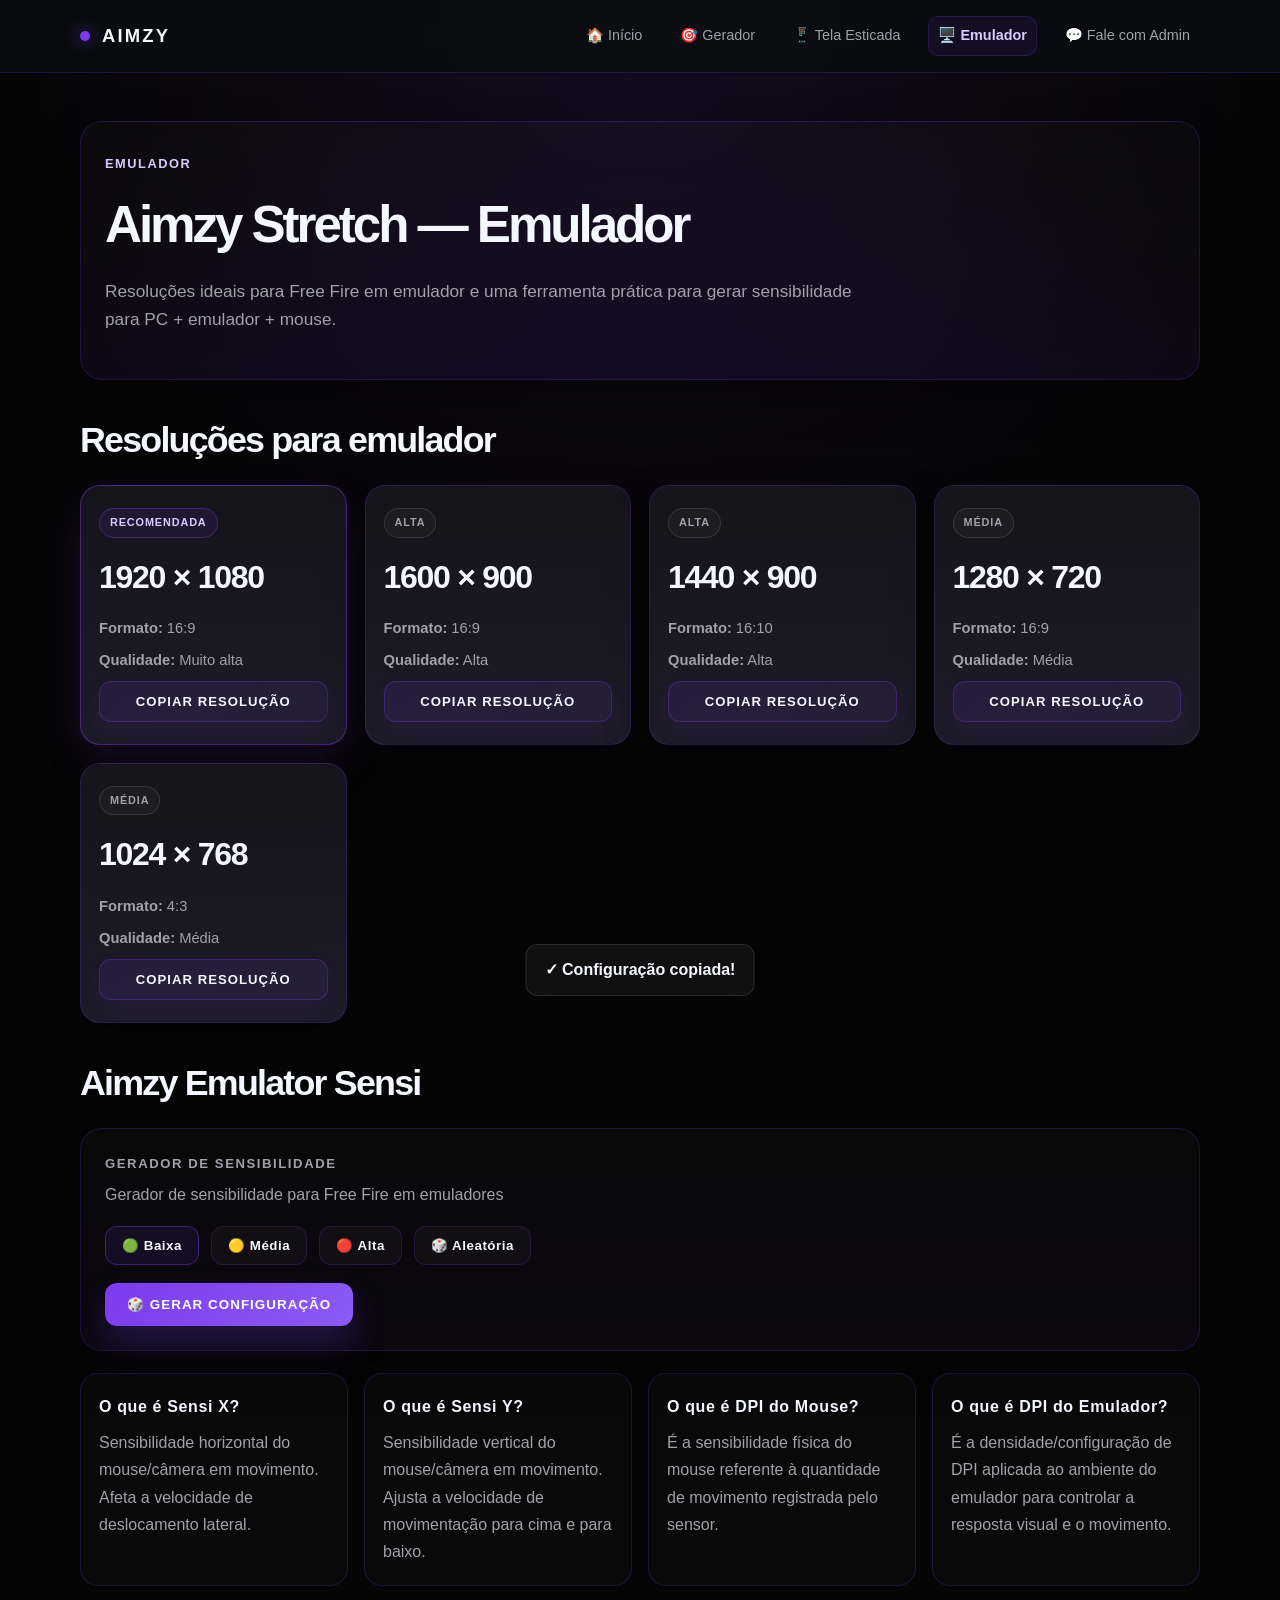
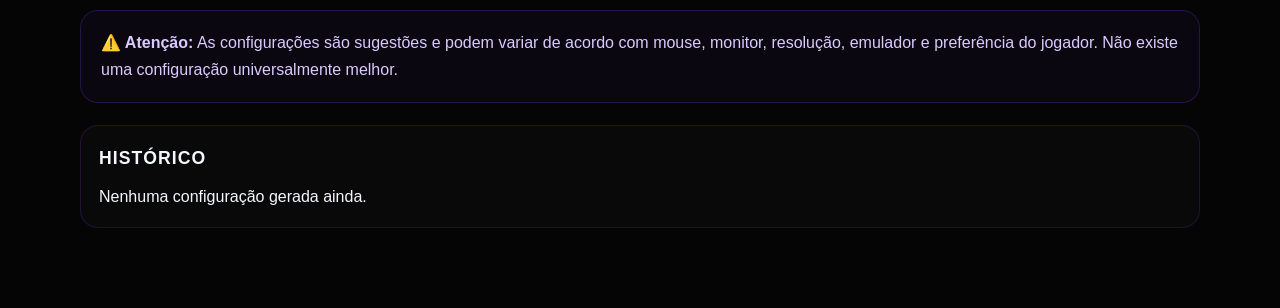
<file: public/emulator/index.html>
<!DOCTYPE html>
<html lang="pt-BR">
<head>
  <meta charset="UTF-8" />
  <meta name="viewport" content="width=device-width, initial-scale=1.0" />
  <title>Aimzy Stretch — Emulador</title>
  <style>
    :root {
      --bg: #050505;
      --bg-soft: #111117;
      --panel: #15131b;
      --panel-2: #1d1b28;
      --line: rgba(124,58,237,0.2);
      --text: #f5f7ff;
      --muted: #a1a1aa;
      --red: #7c3aed;
      --red-soft: rgba(124,58,237,0.12);
      --accent: #8b5cf6;
      --shadow: 0 18px 44px rgba(0,0,0,0.32);
    }

    * { box-sizing: border-box; }
    body {
      margin: 0;
      font-family: Inter, "Segoe UI", sans-serif;
      background: radial-gradient(circle at top, rgba(124,58,237,0.12), transparent 32%), #050505 35%;
      color: var(--text);
      line-height: 1.6;
    }

    a { color: inherit; text-decoration: none; }
    .container { width: min(1120px, calc(100% - 32px)); margin: 0 auto; }

    .topbar {
      position: sticky;
      top: 0;
      z-index: 20;
      backdrop-filter: blur(12px);
      background: rgba(11,13,18,0.8);
      border-bottom: 1px solid var(--line);
    }

    .nav {
      display: flex;
      align-items: center;
      justify-content: space-between;
      min-height: 72px;
      gap: 16px;
    }

    .brand {
      display: flex;
      align-items: center;
      gap: 12px;
      font-weight: 900;
      letter-spacing: .12em;
      text-transform: uppercase;
      font-size: 1.15rem;
    }

    .brand .dot {
      width: 10px;
      height: 10px;
      border-radius: 50%;
      background: var(--red);
      box-shadow: 0 0 18px rgba(124,58,237,0.8);
    }

    .nav-links {
      display: flex;
      align-items: center;
      gap: 18px;
      flex-wrap: wrap;
      color: var(--muted);
      font-size: 0.9rem;
    }

    .nav-links a {
      transition: all .2s ease;
      padding: 8px 10px;
      border-radius: 10px;
    }

    .nav-links a:hover { color: var(--white); background: rgba(124,58,237,0.08); }
    .nav-links .active { color: #d8ccff; font-weight: 700; background: rgba(124,58,237,0.08); box-shadow: inset 0 0 0 1px rgba(124,58,237,0.2); }
    .nav-links .cta {
      display: inline-flex;
      align-items: center;
      justify-content: center;
      padding: 10px 18px;
      background: linear-gradient(135deg, #7c3aed, #8b5cf6);
      color: #fff;
      border-radius: 10px;
      font-weight: 800;
      letter-spacing: .04em;
      text-transform: uppercase;
      box-shadow: 0 8px 22px rgba(124,58,237,0.25);
    }

    .page {
      padding: 48px 0 80px;
    }

    .header-box {
      background: linear-gradient(180deg, rgba(255,255,255,0.02), rgba(124,58,237,0.08));
      border: 1px solid var(--line);
      border-radius: 22px;
      padding: 28px 24px;
      margin-bottom: 24px;
      box-shadow: var(--shadow);
    }

    .eyebrow {
      color: #d8ccff;
      font-size: 0.8rem;
      font-weight: 800;
      letter-spacing: .12em;
      text-transform: uppercase;
      margin-bottom: 10px;
      display: inline-block;
    }

    h1 {
      margin: 0;
      font-size: clamp(2rem, 4vw, 3.2rem);
      letter-spacing: -0.06em;
    }

    .subtitle {
      margin-top: 12px;
      color: var(--muted);
      font-size: 1.08rem;
      max-width: 760px;
    }

    .section {
      margin-top: 32px;
    }

    .section-title {
      margin: 0 0 16px;
      font-size: clamp(1.5rem, 2.8vw, 2.3rem);
      letter-spacing: -0.05em;
    }

    .cards {
      display: grid;
      grid-template-columns: repeat(auto-fit, minmax(220px, 1fr));
      gap: 18px;
    }

    .card {
      background: linear-gradient(180deg, var(--panel), var(--panel-2));
      border: 1px solid var(--line);
      border-radius: 20px;
      padding: 22px 18px;
      box-shadow: var(--shadow);
      display: flex;
      flex-direction: column;
      gap: 10px;
      transition: transform .15s ease, border-color .15s ease;
    }

    .card:hover {
      transform: translateY(-3px);
      border-color: rgba(255,255,255,0.2);
    }

    .card.recommended {
      border-color: rgba(124,58,237,0.45);
      box-shadow: 0 18px 42px rgba(124,58,237,0.14);
    }

    .badge {
      display: inline-flex;
      align-self: flex-start;
      border: 1px solid rgba(255,255,255,0.12);
      background: rgba(255,255,255,0.03);
      border-radius: 999px;
      padding: 5px 10px;
      font-size: 0.68rem;
      font-weight: 800;
      letter-spacing: .08em;
      text-transform: uppercase;
      color: var(--muted);
    }

    .badge.recomendada {
      background: rgba(124,58,237,0.10);
      border-color: rgba(124,58,237,0.35);
      color: #d8ccff;
    }

    .resolution {
      font-size: 2rem;
      font-weight: 900;
      letter-spacing: -0.04em;
      margin: 4px 0;
    }

    .meta {
      font-size: 0.92rem;
      color: var(--muted);
      line-height: 1.5;
    }

    .meta strong { color: var(--white); }

    .copy-btn {
      margin-top: auto;
      width: 100%;
      border: 1px solid rgba(124,58,237,0.3);
      background: linear-gradient(135deg, rgba(124,58,237,0.12), rgba(139,92,246,0.08));
      color: var(--text);
      border-radius: 12px;
      padding: 12px 14px;
      font-weight: 800;
      font-size: 0.82rem;
      letter-spacing: .08em;
      text-transform: uppercase;
      cursor: pointer;
      transition: all .25s ease;
      box-shadow: 0 10px 22px rgba(124,58,237,0.08);
    }

    .copy-btn:hover {
      background: linear-gradient(135deg, rgba(124,58,237,0.18), rgba(139,92,246,0.12));
      border-color: rgba(124,58,237,0.5);
      transform: translateY(-2px);
      box-shadow: 0 14px 28px rgba(124,58,237,0.18);
    }

    .generator-panel {
      background: linear-gradient(180deg, rgba(255,255,255,0.02), rgba(124,58,237,0.05));
      border: 1px solid var(--line);
      border-radius: 22px;
      padding: 24px;
      box-shadow: var(--shadow);
    }

    .top-row {
      display: flex;
      align-items: center;
      justify-content: space-between;
      gap: 16px;
      flex-wrap: wrap;
    }

    .title-mini {
      font-size: 0.82rem;
      font-weight: 800;
      letter-spacing: .12em;
      color: var(--muted);
      text-transform: uppercase;
    }

    .profile-row {
      display: flex;
      flex-wrap: wrap;
      gap: 12px;
      margin-top: 18px;
      margin-bottom: 18px;
    }

    .profile-option {
      background: rgba(255,255,255,0.03);
      border: 1px solid var(--line);
      color: var(--text);
      border-radius: 12px;
      padding: 11px 16px;
      cursor: pointer;
      font-weight: 800;
      letter-spacing: .04em;
      transition: all .2s ease;
    }

    .profile-option.selected {
      background: rgba(124,58,237,0.10);
      border-color: rgba(124,58,237,0.4);
    }

    .generate-btn {
      border: none;
      background: linear-gradient(135deg, #7c3aed, #8b5cf6);
      color: #fff;
      border-radius: 12px;
      padding: 14px 22px;
      font-weight: 900;
      letter-spacing: .08em;
      text-transform: uppercase;
      cursor: pointer;
      box-shadow: 0 18px 34px rgba(124,58,237,0.25);
      transition: transform .2s ease;
    }

    .generate-btn:hover {
      transform: translateY(-2px);
    }

    .result-card {
      background: rgba(17,17,22,0.9);
      border: 1px solid var(--line);
      border-radius: 20px;
      padding: 20px;
      margin-top: 20px;
      display: none;
      box-shadow: 0 18px 38px rgba(124,58,237,0.09);
    }

    .result-card.visible { display: block; }

    .result-header {
      display: flex;
      justify-content: space-between;
      align-items: center;
      gap: 12px;
      flex-wrap: wrap;
      margin-bottom: 16px;
    }

    .result-header h3 {
      margin: 0;
      font-size: 1.2rem;
      letter-spacing: .06em;
      text-transform: uppercase;
    }

    .copy-config {
      border: 1px solid var(--line);
      background: rgba(255,255,255,0.03);
      color: var(--text);
      border-radius: 10px;
      padding: 10px 14px;
      font-weight: 800;
      cursor: pointer;
    }

    .values {
      display: grid;
      grid-template-columns: repeat(auto-fit, minmax(150px, 1fr));
      gap: 12px;
    }

    .value-box {
      background: rgba(255,255,255,0.03);
      border: 1px solid var(--line);
      border-radius: 14px;
      padding: 14px 16px;
    }

    .value-box .name {
      display: block;
      font-size: 0.72rem;
      letter-spacing: .12em;
      text-transform: uppercase;
      color: var(--muted);
      margin-bottom: 8px;
    }

    .value-box .num {
      font-size: clamp(1.3rem, 2.4vw, 2rem);
      font-weight: 900;
      letter-spacing: -0.04em;
    }

    .info-grid {
      display: grid;
      grid-template-columns: repeat(auto-fit, minmax(240px, 1fr));
      gap: 16px;
      margin-top: 22px;
    }

    .info-box {
      background: rgba(255,255,255,0.02);
      border: 1px solid var(--line);
      border-radius: 18px;
      padding: 20px 18px;
    }

    .info-box h4 {
      margin: 0 0 10px;
      font-size: 1rem;
      letter-spacing: .04em;
    }

    .info-box p {
      margin: 0;
      color: var(--muted);
      line-height: 1.7;
    }

    .history-box {
      background: rgba(255,255,255,0.02);
      border: 1px solid var(--line);
      border-radius: 18px;
      padding: 18px;
      margin-top: 22px;
    }

    .history-box h3 {
      margin: 0 0 12px;
      font-size: 1.1rem;
      letter-spacing: .06em;
      text-transform: uppercase;
    }

    .history-list {
      display: grid;
      gap: 10px;
    }

    .history-item {
      display: flex;
      justify-content: space-between;
      align-items: center;
      gap: 12px;
      flex-wrap: wrap;
      background: rgba(255,255,255,0.02);
      border: 1px solid var(--line);
      border-radius: 12px;
      padding: 12px 14px;
    }

    .history-item .summary {
      color: var(--muted);
      font-size: 0.9rem;
      line-height: 1.5;
    }

    .history-item .use-btn {
      border: 1px solid var(--line);
      background: rgba(255,255,255,0.03);
      color: var(--text);
      border-radius: 10px;
      padding: 8px 12px;
      font-weight: 700;
      cursor: pointer;
    }

    .warning {
      margin-top: 24px;
      border: 1px solid rgba(124,58,237,0.25);
      background: rgba(124,58,237,0.05);
      color: #d8ccff;
      border-radius: 18px;
      padding: 18px 20px;
      line-height: 1.7;
    }

    .toast {
      position: fixed;
      left: 50%;
      bottom: 24px;
      transform: translate(-50%, 120px);
      background: rgba(17,17,17,0.95);
      border: 1px solid rgba(255,255,255,0.12);
      color: var(--text);
      padding: 12px 18px;
      border-radius: 12px;
      font-weight: 700;
      transition: transform .25s ease;
      box-shadow: var(--shadow);
      z-index: 100;
    }

    .toast.show {
      transform: translate(-50%, 0);
    }

    @media (max-width: 720px) {
      .nav-links {
        gap: 10px 14px;
        font-size: 0.75rem;
      }
      .nav {
        padding: 10px 0;
      }
      .nav-links .cta {
        display: none;
      }
      .top-row {
        align-items: flex-start;
      }
    }
  </style>
</head>
<body>
  <header class="topbar">
    <div class="container nav">
      <a href="/" class="brand">
        <span class="dot"></span>
        <span>AIMZY</span>
      </a>

      <nav class="nav-links" aria-label="Navegação principal">
        <a href="/">🏠 Início</a>
        <a href="/#generator">🎯 Gerador</a>
        <a href="/stretch/">📱 Tela Esticada</a>
        <a href="/emulator/" class="active">🖥️ Emulador</a>
        <a href="/painel-admin">💬 Fale com Admin</a>
      </nav>
    </div>
  </header>

  <main class="page">
    <div class="container">
      <section class="header-box">
        <span class="eyebrow">Emulador</span>
        <h1>Aimzy Stretch — Emulador</h1>
        <p class="subtitle">Resoluções ideais para Free Fire em emulador e uma ferramenta prática para gerar sensibilidade para PC + emulador + mouse.</p>
      </section>

      <section class="section">
        <h2 class="section-title">Resoluções para emulador</h2>
        <div class="cards">
          <article class="card recommended">
            <span class="badge recomendada">Recomendada</span>
            <div class="resolution">1920 × 1080</div>
            <div class="meta"><strong>Formato:</strong> 16:9</div>
            <div class="meta"><strong>Qualidade:</strong> Muito alta</div>
            <button class="copy-btn" data-copy="1920 × 1080\nFormato: 16:9\nQualidade: Muito alta\nRecomendada para Full HD">Copiar resolução</button>
          </article>

          <article class="card">
            <span class="badge">Alta</span>
            <div class="resolution">1600 × 900</div>
            <div class="meta"><strong>Formato:</strong> 16:9</div>
            <div class="meta"><strong>Qualidade:</strong> Alta</div>
            <button class="copy-btn" data-copy="1600 × 900\nFormato: 16:9\nQualidade: Alta">Copiar resolução</button>
          </article>

          <article class="card">
            <span class="badge">Alta</span>
            <div class="resolution">1440 × 900</div>
            <div class="meta"><strong>Formato:</strong> 16:10</div>
            <div class="meta"><strong>Qualidade:</strong> Alta</div>
            <button class="copy-btn" data-copy="1440 × 900\nFormato: 16:10\nQualidade: Alta">Copiar resolução</button>
          </article>

          <article class="card">
            <span class="badge">Média</span>
            <div class="resolution">1280 × 720</div>
            <div class="meta"><strong>Formato:</strong> 16:9</div>
            <div class="meta"><strong>Qualidade:</strong> Média</div>
            <button class="copy-btn" data-copy="1280 × 720\nFormato: 16:9\nQualidade: Média\nBoa para PCs mais fracos">Copiar resolução</button>
          </article>

          <article class="card">
            <span class="badge">Média</span>
            <div class="resolution">1024 × 768</div>
            <div class="meta"><strong>Formato:</strong> 4:3</div>
            <div class="meta"><strong>Qualidade:</strong> Média</div>
            <button class="copy-btn" data-copy="1024 × 768\nFormato: 4:3\nQualidade: Média\nVisual mais esticado">Copiar resolução</button>
          </article>
        </div>
      </section>

      <section class="section" id="generator">
        <h2 class="section-title">Aimzy Emulator Sensi</h2>
        <div class="generator-panel">
          <div class="top-row">
            <div>
              <div class="title-mini">Gerador de sensibilidade</div>
              <p style="margin: 8px 0 0; color: var(--muted);">Gerador de sensibilidade para Free Fire em emuladores</p>
            </div>
          </div>

          <div class="profile-row" id="profileRow">
            <button class="profile-option selected" data-profile="low">🟢 Baixa</button>
            <button class="profile-option" data-profile="medium">🟡 Média</button>
            <button class="profile-option" data-profile="high">🔴 Alta</button>
            <button class="profile-option" data-profile="random">🎲 Aleatória</button>
          </div>

          <button class="generate-btn" id="generateBtn">🎲 Gerar Configuração</button>

          <div class="result-card" id="resultCard">
            <div class="result-header">
              <h3>Aimzy Emulator Sensi</h3>
              <button class="copy-config" id="copyConfigBtn">📋 Copiar configuração</button>
            </div>

            <div class="values">
              <div class="value-box">
                <span class="name">Sensi X</span>
                <div class="num" id="sensiXVal">0.00</div>
              </div>
              <div class="value-box">
                <span class="name">Sensi Y</span>
                <div class="num" id="sensiYVal">0.00</div>
              </div>
              <div class="value-box">
                <span class="name">DPI Mouse</span>
                <div class="num" id="dpiMouseVal">0</div>
              </div>
              <div class="value-box">
                <span class="name">DPI Emulador</span>
                <div class="num" id="dpiEmuVal">0</div>
              </div>
            </div>
          </div>
        </div>

        <div class="info-grid">
          <div class="info-box">
            <h4>O que é Sensi X?</h4>
            <p>Sensibilidade horizontal do mouse/câmera em movimento. Afeta a velocidade de deslocamento lateral.</p>
          </div>

          <div class="info-box">
            <h4>O que é Sensi Y?</h4>
            <p>Sensibilidade vertical do mouse/câmera em movimento. Ajusta a velocidade de movimentação para cima e para baixo.</p>
          </div>

          <div class="info-box">
            <h4>O que é DPI do Mouse?</h4>
            <p>É a sensibilidade física do mouse referente à quantidade de movimento registrada pelo sensor.</p>
          </div>

          <div class="info-box">
            <h4>O que é DPI do Emulador?</h4>
            <p>É a densidade/configuração de DPI aplicada ao ambiente do emulador para controlar a resposta visual e o movimento.</p>
          </div>
        </div>

        <div class="warning">
          <strong>⚠️ Atenção:</strong> As configurações são sugestões e podem variar de acordo com mouse, monitor, resolução, emulador e preferência do jogador. Não existe uma configuração universalmente melhor.
        </div>

        <div class="history-box">
          <h3>Histórico</h3>
          <div class="history-list" id="historyList"></div>
        </div>
      </section>
    </div>
  </main>

  <div class="toast" id="toast">✓ Configuração copiada!</div>

  <script>
    const CONFIG = {
      low: {
        sensiX: [0.20, 0.40],
        sensiY: [0.18, 0.38],
        dpiMouse: [1200, 1800],
        dpiEmulator: [240, 320]
      },
      medium: {
        sensiX: [0.41, 0.65],
        sensiY: [0.38, 0.62],
        dpiMouse: [800, 1200],
        dpiEmulator: [280, 380]
      },
      high: {
        sensiX: [0.66, 1.00],
        sensiY: [0.60, 0.95],
        dpiMouse: [400, 800],
        dpiEmulator: [320, 480]
      }
    };

    const PROFILE_LABELS = {
      low: 'Baixa',
      medium: 'Média',
      high: 'Alta',
      random: 'Aleatória'
    };

    const toast = document.getElementById('toast');
    const resultCard = document.getElementById('resultCard');
    const profileButtons = [...document.querySelectorAll('.profile-option')];
    const historyList = document.getElementById('historyList');
    const HISTORY_KEY = 'aimzy-emulator-history';

    function readHistorySafely() {
      try {
        const raw = localStorage.getItem(HISTORY_KEY);
        return raw ? JSON.parse(raw) : [];
      } catch (error) {
        return [];
      }
    }

    function writeHistorySafely(items) {
      try {
        localStorage.setItem(HISTORY_KEY, JSON.stringify(items));
      } catch (error) {
        // no-op if storage is unavailable
      }
    }

    function clamp(value, min, max) {
      return Math.min(Math.max(value, min), max);
    }

    function randomBetween(min, max) {
      return Number((Math.random() * (max - min) + min).toFixed(2));
    }

    function intBetween(min, max) {
      return Math.floor(Math.random() * (max - min + 1)) + min;
    }

    function getSelectedProfile() {
      const selected = document.querySelector('.profile-option.selected');
      return selected ? selected.dataset.profile : 'low';
    }

    function getRandomProfile() {
      const profiles = ['low', 'medium', 'high'];
      return profiles[Math.floor(Math.random() * profiles.length)];
    }

    function makeProfile(profile) {
      const base = CONFIG[profile] || CONFIG.medium;
      const sensiX = randomBetween(base.sensiX[0], base.sensiX[1]);
      const sensiY = randomBetween(base.sensiY[0], base.sensiY[1]);
      const dpiMouse = intBetween(base.dpiMouse[0], base.dpiMouse[1]);
      const dpiEmulator = intBetween(base.dpiEmulator[0], base.dpiEmulator[1]);

      const x = Number(sensiX.toFixed(2));
      const y = Number(Math.min(sensiY, base.sensiY[1]).toFixed(2));

      return {
        profile,
        sensiX: x,
        sensiY: y,
        dpiMouse,
        dpiEmulator
      };
    }

    function showToast(message) {
      toast.textContent = message;
      toast.classList.add('show');
      clearTimeout(showToast.timer);
      showToast.timer = setTimeout(() => toast.classList.remove('show'), 1800);
    }

    function updateHistory() {
      const list = readHistorySafely();
      historyList.innerHTML = '';

      if (!list.length) {
        historyList.innerHTML = '<div class="empty-hint">Nenhuma configuração gerada ainda.</div>';
        return;
      }

      list.slice(0, 5).forEach((item) => {
        const row = document.createElement('div');
        row.className = 'history-item';
        row.innerHTML = `
          <div class="summary">
            <strong>${item.profileLabel || 'Configuração'}</strong><br>
            Sensi X: ${item.sensiX} • Sensi Y: ${item.sensiY}<br>
            DPI Mouse: ${item.dpiMouse} • DPI Emulador: ${item.dpiEmulator}
          </div>
          <button class="use-btn" data-sensi-x="${item.sensiX}" data-sensi-y="${item.sensiY}" data-dpi-mouse="${item.dpiMouse}" data-dpi-emulator="${item.dpiEmulator}">Usar novamente</button>
        `;
        historyList.appendChild(row);
      });

      historyList.querySelectorAll('.use-btn').forEach((btn) => {
        btn.addEventListener('click', () => {
          const payload = {
            sensiX: Number(btn.dataset.sensiX),
            sensiY: Number(btn.dataset.sensiY),
            dpiMouse: Number(btn.dataset.dpiMouse),
            dpiEmulator: Number(btn.dataset.dpiEmulator)
          };
          renderResult(payload, true);
        });
      });
    }

    function saveHistory(payload, profileLabel) {
      const items = readHistorySafely();
      items.unshift({ ...payload, profileLabel, createdAt: Date.now() });
      const trimmed = items.slice(0, 5);
      writeHistorySafely(trimmed);
      updateHistory();
    }

    function renderResult(payload, keepHistory = false) {
      const dpiEmulatorEl = document.getElementById('dpiEmuVal') || document.getElementById('dpiEmulatorVal');

      document.getElementById('sensiXVal').textContent = Number(payload.sensiX).toFixed(2);
      document.getElementById('sensiYVal').textContent = Number(payload.sensiY).toFixed(2);
      document.getElementById('dpiMouseVal').textContent = payload.dpiMouse;
      if (dpiEmulatorEl) dpiEmulatorEl.textContent = payload.dpiEmulator;
      resultCard.classList.add('visible');

      if (!keepHistory) {
        const label = PROFILE_LABELS[getSelectedProfile()] || 'Baixa';
        saveHistory(payload, label);
      }
    }

    document.getElementById('generateBtn').addEventListener('click', () => {
      let selected = getSelectedProfile();
      const finalProfile = selected === 'random' ? getRandomProfile() : selected;
      const generated = makeProfile(finalProfile);
      renderResult(generated, false);
    });

    profileButtons.forEach((button) => {
      button.addEventListener('click', () => {
        profileButtons.forEach((el) => el.classList.remove('selected'));
        button.classList.add('selected');
      });
    });

    document.getElementById('copyConfigBtn').addEventListener('click', async () => {
      const text = [
        'Aimzy Emulator Sensi',
        '',
        `Sensi X: ${document.getElementById('sensiXVal').textContent}`,
        `Sensi Y: ${document.getElementById('sensiYVal').textContent}`,
        `DPI Mouse: ${document.getElementById('dpiMouseVal').textContent}`,
        `DPI Emulador: ${document.getElementById('dpiEmulatorVal').textContent}`
      ].join('\n');

      try {
        await navigator.clipboard.writeText(text);
        showToast('✓ Configuração copiada!');
      } catch (error) {
        const area = document.createElement('textarea');
        area.value = text;
        document.body.appendChild(area);
        area.select();
        document.execCommand('copy');
        area.remove();
        showToast('✓ Configuração copiada!');
      }
    });

    document.querySelectorAll('.copy-btn').forEach((button) => {
      button.addEventListener('click', async () => {
        const text = button.dataset.copy || button.textContent;
        try {
          await navigator.clipboard.writeText(text);
          showToast('✓ Copiado!');
        } catch (error) {
          const area = document.createElement('textarea');
          area.value = text;
          document.body.appendChild(area);
          area.select();
          document.execCommand('copy');
          area.remove();
          showToast('✓ Copiado!');
        }
      });
    });

    updateHistory();
  </script>
</body>
</html>
</file>
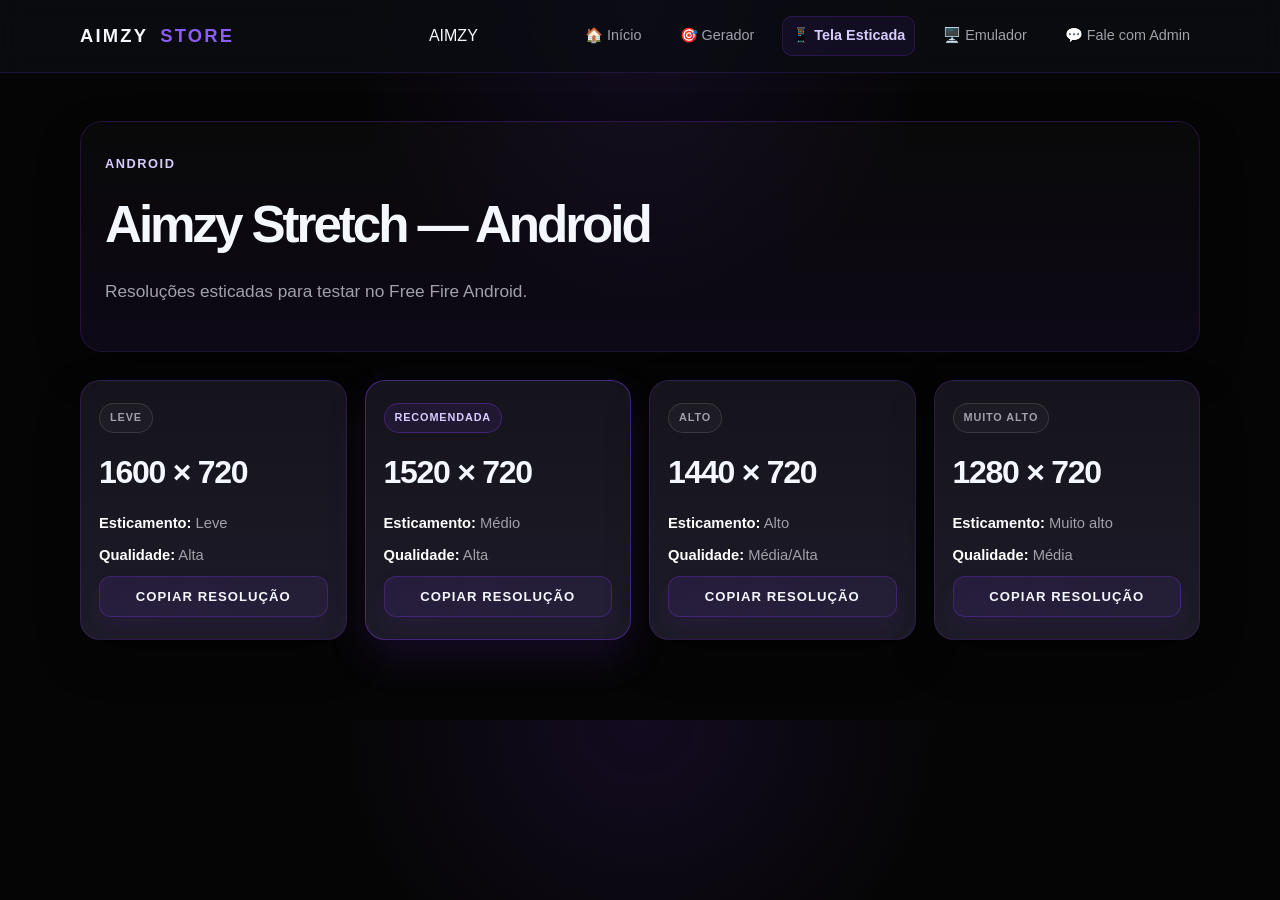
<file: public/stretch/index.html>
<!DOCTYPE html>
<html lang="pt-BR">
<head>
  <meta charset="UTF-8" />
  <meta name="viewport" content="width=device-width, initial-scale=1.0" />
  <title>Aimzy Stretch — Android</title>
  <style>
    :root {
      --bg: #050505;
      --bg-soft: #111117;
      --panel: #15131b;
      --panel-2: #1d1b28;
      --line: rgba(124,58,237,0.2);
      --text: #f5f7ff;
      --muted: #a1a1aa;
      --red: #7c3aed;
      --red-soft: rgba(124,58,237,0.12);
      --white: #ffffff;
      --shadow: 0 18px 44px rgba(0,0,0,0.32);
    }

    * { box-sizing: border-box; }
    body {
      margin: 0;
      font-family: Inter, "Segoe UI", sans-serif;
      background: radial-gradient(circle at top, rgba(124,58,237,0.12), transparent 32%), #050505 35%;
      color: var(--text);
      line-height: 1.6;
    }

    a { color: inherit; text-decoration: none; }
    .container { width: min(1120px, calc(100% - 32px)); margin: 0 auto; }

    .topbar {
      position: sticky;
      top: 0;
      z-index: 20;
      backdrop-filter: blur(12px);
      background: rgba(11,13,18,0.8);
      border-bottom: 1px solid var(--line);
    }

    .nav {
      display: flex;
      align-items: center;
      justify-content: space-between;
      min-height: 72px;
      gap: 16px;
    }

    .brand {
      display: flex;
      align-items: center;
      gap: 12px;
      font-weight: 900;
      letter-spacing: .12em;
      text-transform: uppercase;
      font-size: 1.15rem;
    }

    .brand .dot {
      width: 10px;
      height: 10px;
      border-radius: 50%;
      background: var(--red);
      box-shadow: 0 0 18px rgba(124,58,237,0.8);
    }

    .nav-links {
      display: flex;
      align-items: center;
      gap: 18px;
      flex-wrap: wrap;
      color: var(--muted);
      font-size: 0.9rem;
    }

    .nav-links a {
      transition: all .2s ease;
      padding: 8px 10px;
      border-radius: 10px;
    }

    .nav-links a:hover { color: var(--white); background: rgba(124,58,237,0.08); }

    .nav-links .active {
      color: #d8ccff;
      font-weight: 700;
      background: rgba(124,58,237,0.08);
      box-shadow: inset 0 0 0 1px rgba(124,58,237,0.2);
    }

    .nav-links .cta {
      display: inline-flex;
      align-items: center;
      justify-content: center;
      padding: 10px 18px;
      background: linear-gradient(135deg, #7c3aed, #8b5cf6);
      color: #fff;
      border-radius: 10px;
      font-weight: 800;
      letter-spacing: .04em;
      text-transform: uppercase;
      box-shadow: 0 8px 22px rgba(124,58,237,0.25);
    }

    .page {
      padding: 48px 0 80px;
    }

    .header-box {
      background: linear-gradient(180deg, rgba(255,255,255,0.02), rgba(124,58,237,0.08));
      border: 1px solid var(--line);
      border-radius: 22px;
      padding: 28px 24px;
      margin-bottom: 24px;
      box-shadow: var(--shadow);
    }

    .eyebrow {
      color: #d8ccff;
      font-size: 0.8rem;
      font-weight: 800;
      letter-spacing: .12em;
      text-transform: uppercase;
      margin-bottom: 10px;
      display: inline-block;
    }

    h1 {
      margin: 0;
      font-size: clamp(2rem, 4vw, 3.2rem);
      letter-spacing: -0.06em;
    }

    .subtitle {
      margin-top: 12px;
      color: var(--muted);
      font-size: 1.08rem;
      max-width: 760px;
    }

    .cards {
      display: grid;
      grid-template-columns: repeat(auto-fit, minmax(220px, 1fr));
      gap: 18px;
      margin-top: 28px;
    }

    .card {
      background: linear-gradient(180deg, var(--panel), var(--panel-2));
      border: 1px solid var(--line);
      border-radius: 20px;
      padding: 22px 18px;
      box-shadow: var(--shadow);
      display: flex;
      flex-direction: column;
      gap: 10px;
      transition: transform .15s ease, border-color .15s ease;
    }

    .card:hover {
      transform: translateY(-3px);
      border-color: rgba(255,255,255,0.2);
    }

    .card.recommended {
      border-color: rgba(124,58,237,0.45);
      box-shadow: 0 18px 42px rgba(124,58,237,0.14);
    }

    .badge {
      display: inline-flex;
      align-self: flex-start;
      border: 1px solid rgba(255,255,255,0.12);
      background: rgba(255,255,255,0.03);
      border-radius: 999px;
      padding: 5px 10px;
      font-size: 0.68rem;
      font-weight: 800;
      letter-spacing: .08em;
      text-transform: uppercase;
      color: var(--muted);
    }

    .badge.recomendada {
      background: rgba(124,58,237,0.10);
      border-color: rgba(124,58,237,0.35);
      color: #d8ccff;
    }

    .resolution {
      font-size: 2rem;
      font-weight: 900;
      letter-spacing: -0.04em;
      margin: 4px 0;
    }

    .meta {
      font-size: 0.92rem;
      color: var(--muted);
      line-height: 1.5;
    }

    .meta strong { color: var(--white); }

    .copy-btn {
      margin-top: auto;
      width: 100%;
      border: 1px solid rgba(124,58,237,0.3);
      background: linear-gradient(135deg, rgba(124,58,237,0.12), rgba(139,92,246,0.08));
      color: var(--text);
      border-radius: 12px;
      padding: 12px 14px;
      font-weight: 800;
      font-size: 0.82rem;
      letter-spacing: .08em;
      text-transform: uppercase;
      cursor: pointer;
      transition: all .25s ease;
      box-shadow: 0 10px 22px rgba(124,58,237,0.08);
    }

    .copy-btn:hover {
      background: linear-gradient(135deg, rgba(124,58,237,0.18), rgba(139,92,246,0.12));
      border-color: rgba(124,58,237,0.5);
      transform: translateY(-2px);
      box-shadow: 0 14px 28px rgba(124,58,237,0.18);
    }

    .toast {
      position: fixed;
      left: 50%;
      bottom: 24px;
      transform: translate(-50%, 120px);
      background: rgba(17,17,17,0.95);
      border: 1px solid rgba(255,255,255,0.12);
      color: var(--text);
      padding: 12px 18px;
      border-radius: 12px;
      font-weight: 700;
      transition: transform .25s ease;
      box-shadow: var(--shadow);
      z-index: 100;
    }

    .toast.show {
      transform: translate(-50%, 0);
    }

    @media (max-width: 720px) {
      .nav-links {
        gap: 10px 14px;
        font-size: 0.75rem;
      }
      .nav {
        padding: 10px 0;
      }
      .nav-links .cta {
        display: none;
      }
    }
  </style>
</head>
<body>
  <header class="topbar">
    <div class="container nav">
      <a href="/" class="brand"><span style="color:#f5f7ff">AIMZY</span> <span style="color:#8b5cf6">STORE</span></a>
        <span class="dot"></span>
        <span>AIMZY</span>
      </a>

      <nav class="nav-links" aria-label="Navegação principal">
        <a href="/">🏠 Início</a>
        <a href="/#generator">🎯 Gerador</a>
        <a href="/stretch/" class="active">📱 Tela Esticada</a>
        <a href="/emulator/">🖥️ Emulador</a>
        <a href="/painel-admin">💬 Fale com Admin</a>
      </nav>
    </div>
  </header>

  <main class="page">
    <div class="container">
      <section class="header-box">
        <span class="eyebrow">Android</span>
        <h1>Aimzy Stretch — Android</h1>
        <p class="subtitle">Resoluções esticadas para testar no Free Fire Android.</p>
      </section>

      <section class="cards">
        <article class="card">
          <span class="badge">Leve</span>
          <div class="resolution">1600 × 720</div>
          <div class="meta"><strong>Esticamento:</strong> Leve</div>
          <div class="meta"><strong>Qualidade:</strong> Alta</div>
          <button class="copy-btn" data-copy="1600 × 720\nEsticamento: Leve\nQualidade: Alta">Copiar resolução</button>
        </article>

        <article class="card recommended">
          <span class="badge recomendada">Recomendada</span>
          <div class="resolution">1520 × 720</div>
          <div class="meta"><strong>Esticamento:</strong> Médio</div>
          <div class="meta"><strong>Qualidade:</strong> Alta</div>
          <button class="copy-btn" data-copy="1520 × 720\nEsticamento: Médio\nQualidade: Alta\nRecomendada">Copiar resolução</button>
        </article>

        <article class="card">
          <span class="badge">Alto</span>
          <div class="resolution">1440 × 720</div>
          <div class="meta"><strong>Esticamento:</strong> Alto</div>
          <div class="meta"><strong>Qualidade:</strong> Média/Alta</div>
          <button class="copy-btn" data-copy="1440 × 720\nEsticamento: Alto\nQualidade: Média/Alta">Copiar resolução</button>
        </article>

        <article class="card">
          <span class="badge">Muito alto</span>
          <div class="resolution">1280 × 720</div>
          <div class="meta"><strong>Esticamento:</strong> Muito alto</div>
          <div class="meta"><strong>Qualidade:</strong> Média</div>
          <button class="copy-btn" data-copy="1280 × 720\nEsticamento: Muito alto\nQualidade: Média">Copiar resolução</button>
        </article>
      </section>
    </div>
  </main>

  <div class="toast" id="toast">✓ Copiado!</div>

  <script>
    const toast = document.getElementById('toast');
    function showToast(text) {
      toast.textContent = text;
      toast.classList.add('show');
      clearTimeout(showToast.timer);
      showToast.timer = setTimeout(() => toast.classList.remove('show'), 1800);
    }

    document.querySelectorAll('.copy-btn').forEach((button) => {
      button.addEventListener('click', async () => {
        const text = button.dataset.copy || button.textContent;
        try {
          await navigator.clipboard.writeText(text);
          showToast('✓ Copiado!');
        } catch (error) {
          const area = document.createElement('textarea');
          area.value = text;
          document.body.appendChild(area);
          area.select();
          document.execCommand('copy');
          area.remove();
          showToast('✓ Copiado!');
        }
      });
    });
  </script>
</body>
</html>
</file>
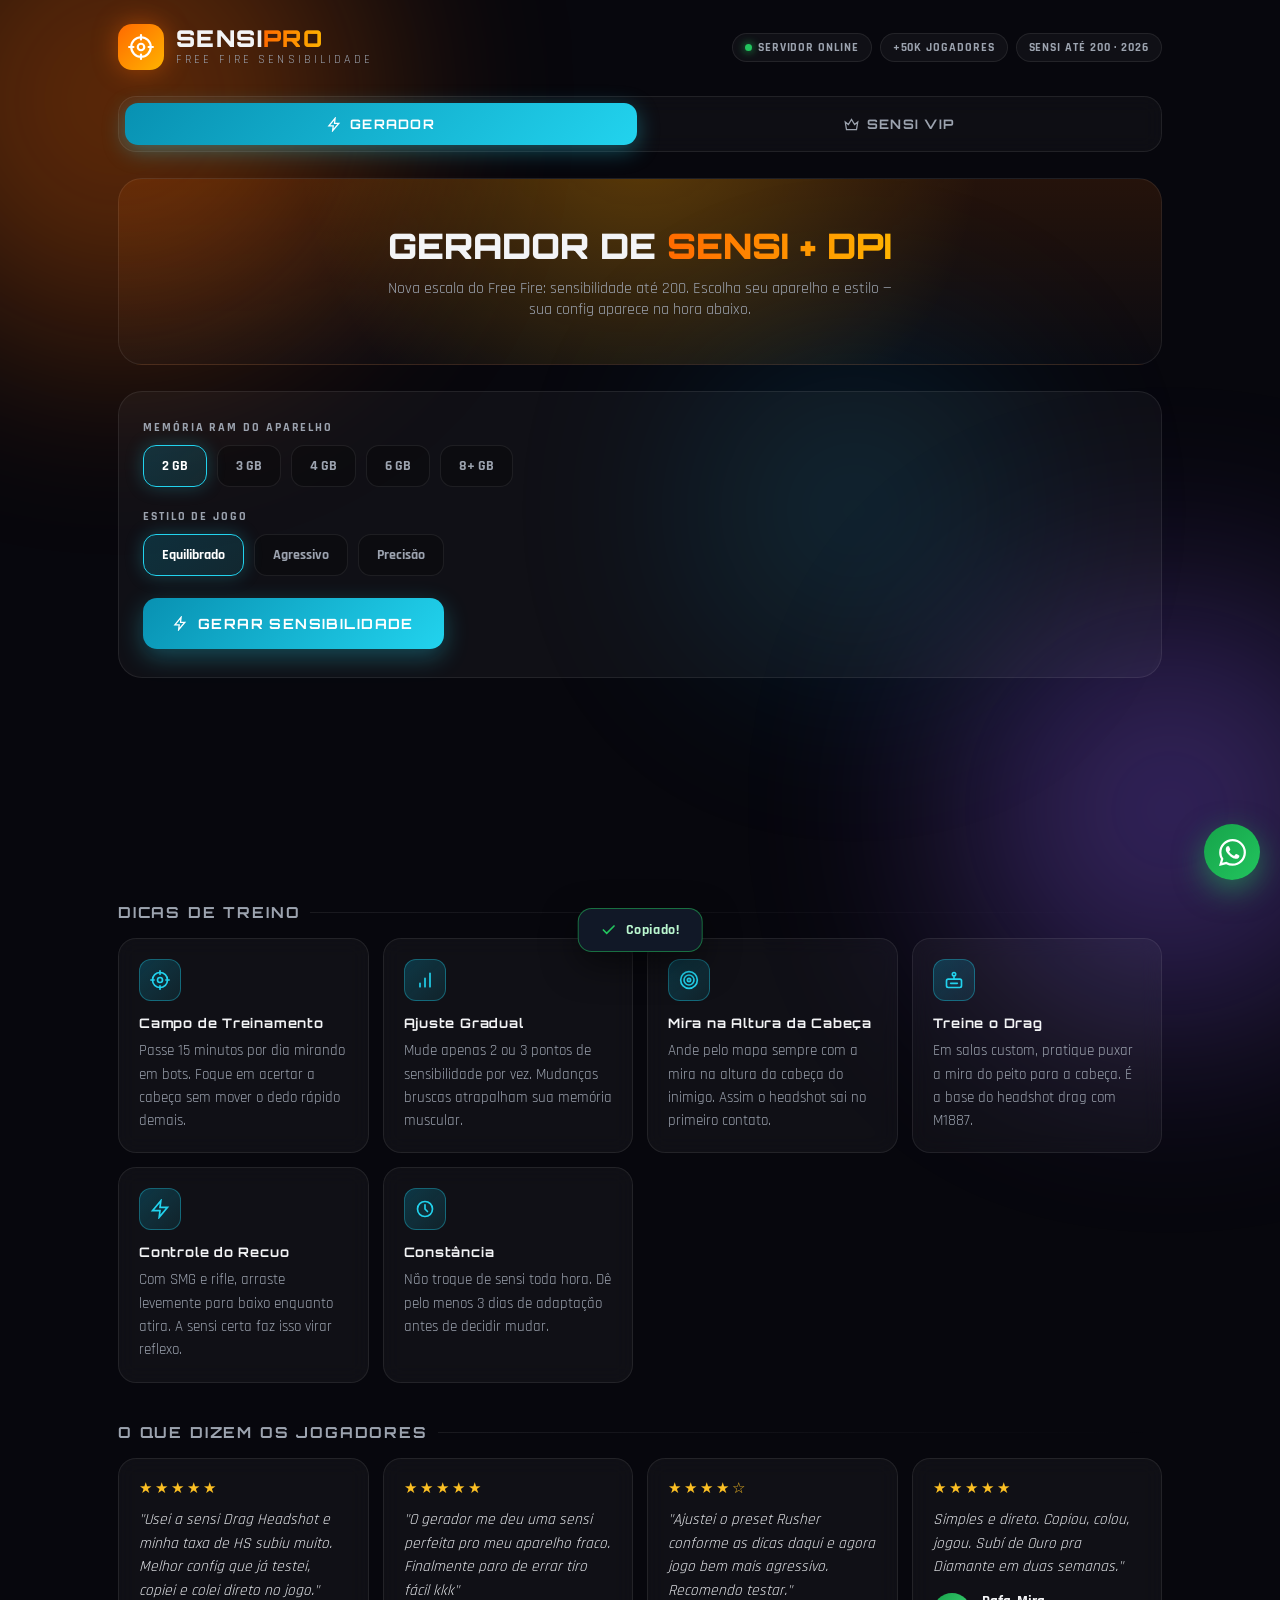
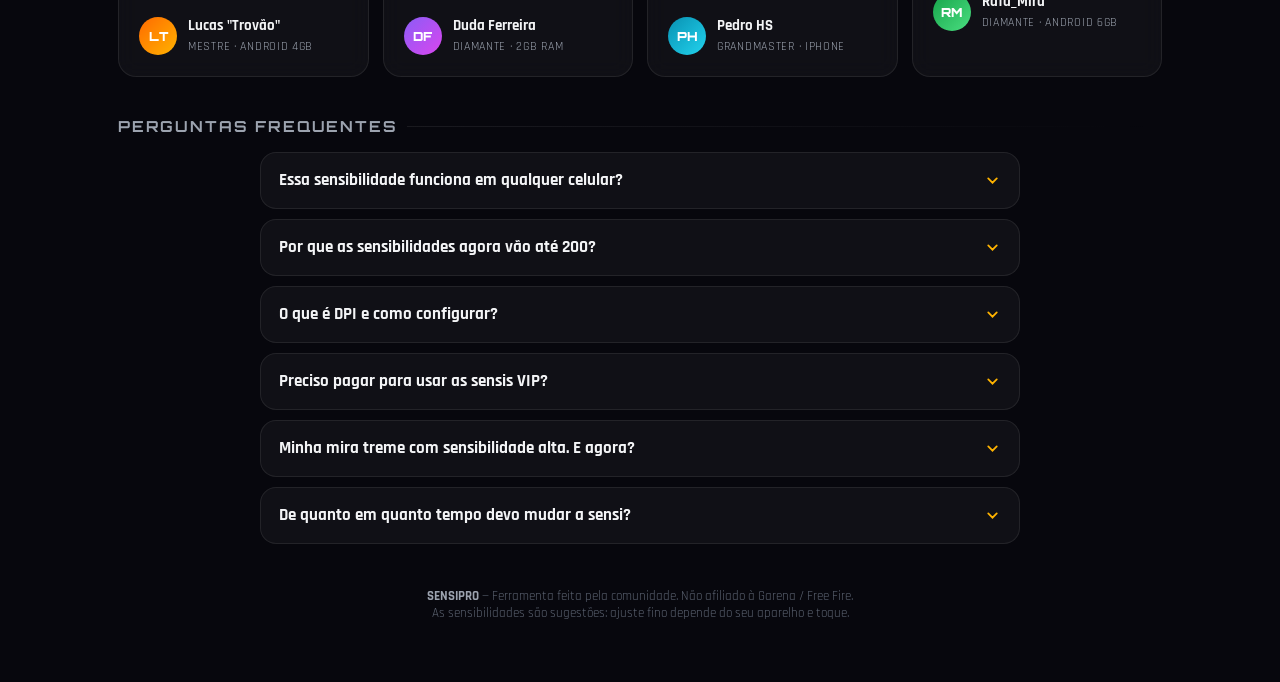
<file: index-antigo-BACKUP.html>
<!DOCTYPE html>
<html lang="pt-BR">
<head>
<meta charset="UTF-8">
<meta name="viewport" content="width=device-width, initial-scale=1.0">
<meta name="google-site-verification" content="V-XsgeR9Ad5hPAePIhD9KPfzAv8QPsBjgZBDZNvF0cM" />
<title>SENSI PRO — Gerador de Sensibilidade Free Fire</title>
<link rel="preconnect" href="https://fonts.googleapis.com">
<link rel="preconnect" href="https://fonts.gstatic.com" crossorigin>
<link href="https://fonts.googleapis.com/css2?family=Orbitron:wght@500;700;900&family=Rajdhani:wght@400;500;600;700&display=swap" rel="stylesheet">
<style>
:root{
  --bg:#07070d;
  --bg2:#0c0c16;
  --card:rgba(255,255,255,.04);
  --card-border:rgba(255,255,255,.08);
  --fire1:#ff6a00;
  --fire2:#ffb300;
  --violet:#8b5cf6;
  --cyan:#22d3ee;
  --text:#f3f4f6;
  --muted:#9ca3af;
  --ok:#22c55e;
}
*{margin:0;padding:0;box-sizing:border-box}
html{scroll-behavior:smooth}
body{
  background:var(--bg);
  color:var(--text);
  font-family:'Rajdhani',sans-serif;
  min-height:100vh;
  overflow-x:hidden;
}
.orb{
  position:fixed;border-radius:50%;filter:blur(110px);opacity:.35;z-index:-1;
  animation:float 14s ease-in-out infinite alternate;
}
.orb.a{width:480px;height:480px;background:#ff6a00;top:-140px;left:-120px}
.orb.b{width:420px;height:420px;background:#8b5cf6;bottom:-120px;right:-100px;animation-delay:-6s}
.orb.c{width:300px;height:300px;background:#0ea5e9;top:40%;left:55%;opacity:.18;animation-delay:-3s}
@keyframes float{from{transform:translate(0,0) scale(1)}to{transform:translate(60px,40px) scale(1.15)}}

.wrap{max-width:1080px;margin:0 auto;padding:24px 18px 60px}

header{display:flex;align-items:center;justify-content:space-between;gap:14px;margin-bottom:26px;flex-wrap:wrap}
.logo{display:flex;align-items:center;gap:12px}
.logo-mark{
  width:46px;height:46px;border-radius:14px;display:grid;place-items:center;
  background:linear-gradient(135deg,var(--fire1),var(--fire2));
  box-shadow:0 0 26px rgba(255,106,0,.45);
}
.logo-mark svg{width:26px;height:26px}
.logo h1{font-family:'Orbitron',sans-serif;font-size:1.45rem;font-weight:900;letter-spacing:.06em;line-height:1}
.logo h1 span{background:linear-gradient(90deg,var(--fire1),var(--fire2));-webkit-background-clip:text;background-clip:text;color:transparent}
.logo p{font-size:.78rem;color:var(--muted);letter-spacing:.25em;text-transform:uppercase}
.badges{display:flex;gap:8px;flex-wrap:wrap}
.chip{
  font-size:.72rem;font-weight:700;letter-spacing:.08em;text-transform:uppercase;
  padding:6px 12px;border-radius:999px;border:1px solid var(--card-border);
  background:var(--card);color:var(--muted);display:flex;align-items:center;gap:6px;
}
.chip i{width:7px;height:7px;border-radius:50%;background:var(--ok);box-shadow:0 0 8px var(--ok);display:inline-block}

.tabs{
  display:grid;grid-template-columns:repeat(2,1fr);gap:6px;
  background:rgba(255,255,255,.03);border:1px solid var(--card-border);
  padding:6px;border-radius:18px;margin-bottom:26px;backdrop-filter:blur(10px);
}
.tab-btn{
  appearance:none;border:none;cursor:pointer;font-family:'Orbitron',sans-serif;
  font-weight:700;font-size:.82rem;letter-spacing:.1em;text-transform:uppercase;
  padding:13px 8px;border-radius:13px;color:var(--muted);background:transparent;
  transition:.25s;display:flex;align-items:center;justify-content:center;gap:8px;
}
.tab-btn:hover{color:var(--text)}
.tab-btn.active{
  color:#fff;background:linear-gradient(135deg,var(--fire1),var(--fire2));
  box-shadow:0 6px 22px rgba(255,106,0,.4);
}
.tab-btn.vip.active{background:linear-gradient(135deg,var(--violet),#d946ef);box-shadow:0 6px 22px rgba(139,92,246,.45)}
.tab-btn.gen.active{background:linear-gradient(135deg,#0891b2,var(--cyan));box-shadow:0 6px 22px rgba(34,211,238,.35)}
.tab-btn svg{width:15px;height:15px}

.panel{display:none;animation:fadeUp .45s ease both}
.panel.show{display:block}
@keyframes fadeUp{from{opacity:0;transform:translateY(16px)}to{opacity:1;transform:none}}

.hero{
  position:relative;overflow:hidden;text-align:center;
  border:1px solid var(--card-border);border-radius:24px;
  background:linear-gradient(180deg,rgba(255,106,0,.12),rgba(255,255,255,.02));
  padding:44px 22px;margin-bottom:26px;
}
.hero::before{
  content:"";position:absolute;inset:0;
  background:radial-gradient(circle at 50% -20%,rgba(255,179,0,.25),transparent 60%);
}
.hero h2{font-family:'Orbitron',sans-serif;font-size:clamp(1.4rem,4vw,2.2rem);font-weight:900;position:relative}
.hero h2 em{font-style:normal;background:linear-gradient(90deg,var(--fire1),var(--fire2));-webkit-background-clip:text;background-clip:text;color:transparent}
.hero p{color:var(--muted);max-width:520px;margin:10px auto 0;position:relative;font-size:1.02rem}

.section-title{
  display:flex;align-items:center;gap:10px;margin:0 0 16px;
  font-family:'Orbitron',sans-serif;font-size:.95rem;font-weight:700;letter-spacing:.12em;text-transform:uppercase;color:var(--muted);
}
.section-title::after{content:"";flex:1;height:1px;background:linear-gradient(90deg,var(--card-border),transparent)}

.grid{display:grid;grid-template-columns:repeat(auto-fill,minmax(158px,1fr));gap:14px}
.sensi-card{
  border:1px solid var(--card-border);border-radius:18px;padding:18px 16px;
  background:var(--card);backdrop-filter:blur(10px);transition:.25s;position:relative;overflow:hidden;
}
.sensi-card:hover{transform:translateY(-4px);border-color:rgba(255,106,0,.45);box-shadow:0 14px 34px rgba(0,0,0,.45)}
.sensi-card .label{font-size:.78rem;font-weight:700;letter-spacing:.14em;text-transform:uppercase;color:var(--muted)}
.sensi-card .value{font-family:'Orbitron',sans-serif;font-size:2rem;font-weight:900;margin:6px 0 10px;
  background:linear-gradient(90deg,#fff,#ffd9a8);-webkit-background-clip:text;background-clip:text;color:transparent}
.bar{height:6px;border-radius:99px;background:rgba(255,255,255,.07);overflow:hidden}
.bar i{display:block;height:100%;border-radius:99px;background:linear-gradient(90deg,var(--fire1),var(--fire2));width:0;transition:width 1s cubic-bezier(.22,1,.36,1)}

.copy-all-row{display:flex;justify-content:flex-end;margin-bottom:14px}
.preset-card{
  border:1px solid var(--card-border);border-radius:20px;padding:22px;
  background:var(--card);backdrop-filter:blur(10px);transition:.25s;position:relative;
}
.preset-card:hover{transform:translateY(-4px);border-color:rgba(139,92,246,.5);box-shadow:0 16px 40px rgba(0,0,0,.5)}
.preset-head{display:flex;align-items:center;justify-content:space-between;gap:10px;margin-bottom:14px}
.preset-head h3{font-family:'Orbitron',sans-serif;font-size:1rem;font-weight:700;letter-spacing:.05em;display:flex;align-items:center;gap:9px}
.tag{font-size:.62rem;font-weight:800;letter-spacing:.16em;padding:4px 9px;border-radius:99px;text-transform:uppercase}
.tag.head{background:rgba(239,68,68,.15);color:#f87171;border:1px solid rgba(239,68,68,.35)}
.tag.drag{background:rgba(34,211,238,.12);color:#67e8f9;border:1px solid rgba(34,211,238,.3)}
.tag.tap{background:rgba(250,204,21,.12);color:#fde047;border:1px solid rgba(250,204,21,.3)}
.tag.rush{background:rgba(74,222,128,.12);color:#86efac;border:1px solid rgba(74,222,128,.3)}
.mini-grid{display:grid;grid-template-columns:repeat(auto-fill,minmax(118px,1fr));gap:10px;margin-bottom:14px}
.mini{border:1px solid var(--card-border);border-radius:13px;padding:10px 12px;background:rgba(0,0,0,.25)}
.mini span{display:block;font-size:.66rem;letter-spacing:.12em;text-transform:uppercase;color:var(--muted);font-weight:700}
.mini b{font-family:'Orbitron',sans-serif;font-size:1.15rem;font-weight:900}

.btn{
  appearance:none;border:none;cursor:pointer;font-family:'Orbitron',sans-serif;
  font-weight:700;letter-spacing:.1em;text-transform:uppercase;font-size:.88rem;
  padding:17px 30px;border-radius:14px;display:inline-flex;align-items:center;gap:10px;transition:.25s;
}
.btn svg{width:15px;height:15px}
.btn-fire{background:linear-gradient(135deg,var(--fire1),var(--fire2));color:#fff;box-shadow:0 8px 24px rgba(255,106,0,.35)}
.btn-vip{background:linear-gradient(135deg,var(--violet),#d946ef);color:#fff;box-shadow:0 8px 24px rgba(139,92,246,.4)}
.btn-cyan{background:linear-gradient(135deg,#0891b2,var(--cyan));color:#fff;box-shadow:0 8px 24px rgba(34,211,238,.3)}
.btn-ghost{background:rgba(255,255,255,.05);color:var(--text);border:1px solid var(--card-border)}
.btn:hover{filter:brightness(1.15);transform:translateY(-2px)}
.btn:active{transform:scale(.97)}
.btn:disabled{opacity:.7;cursor:wait;transform:none}
.btn-sm{padding:13px 20px;font-size:.76rem}

.vip-hero{
  border:1px solid rgba(139,92,246,.35);border-radius:24px;padding:38px 22px;text-align:center;margin-bottom:26px;
  background:linear-gradient(180deg,rgba(139,92,246,.16),rgba(217,70,239,.05));position:relative;overflow:hidden;
}
.vip-hero h2{font-family:'Orbitron',sans-serif;font-size:clamp(1.3rem,4vw,2rem);font-weight:900}
.vip-hero h2 em{font-style:normal;background:linear-gradient(90deg,var(--violet),#e879f9);-webkit-background-clip:text;background-clip:text;color:transparent}
.vip-hero p{color:var(--muted);max-width:520px;margin:10px auto 20px}
.lock-zone{position:relative}
.blur-lock{filter:blur(7px) saturate(.6);pointer-events:none;user-select:none}
.lock-overlay{
  position:absolute;inset:-8px;display:flex;flex-direction:column;align-items:center;justify-content:center;gap:16px;z-index:5;
  background:radial-gradient(circle at center,rgba(7,7,13,.55),rgba(7,7,13,.85));border-radius:24px;transition:opacity .5s;
}
.lock-overlay.hide{opacity:0;pointer-events:none}
.lock-icon{
  width:64px;height:64px;border-radius:20px;display:grid;place-items:center;
  background:linear-gradient(135deg,var(--violet),#d946ef);box-shadow:0 0 40px rgba(139,92,246,.55);
  animation:pulseLock 2.2s ease-in-out infinite;
}
@keyframes pulseLock{0%,100%{transform:scale(1)}50%{transform:scale(1.08)}}
.lock-icon svg{width:30px;height:30px}
.lock-overlay p{color:var(--muted);max-width:340px;text-align:center}
.spinner{width:17px;height:17px;border:2.5px solid rgba(255,255,255,.35);border-top-color:#fff;border-radius:50%;animation:spin .7s linear infinite}
@keyframes spin{to{transform:rotate(360deg)}}
body.vip-unlocked .preset-grid .bar i{width:100%!important}

.gen-box{
  border:1px solid var(--card-border);border-radius:24px;padding:28px 24px;
  background:var(--card);backdrop-filter:blur(10px);margin-bottom:26px;
}
.field-label{font-size:.75rem;font-weight:800;letter-spacing:.16em;text-transform:uppercase;color:var(--muted);margin-bottom:10px;display:block}
.opts{display:flex;gap:10px;flex-wrap:wrap;margin-bottom:22px}
.opt{
  cursor:pointer;user-select:none;border:1px solid var(--card-border);border-radius:13px;
  padding:11px 18px;font-weight:700;font-size:.9rem;background:rgba(0,0,0,.25);transition:.2s;color:var(--muted);
}
.opt:hover{border-color:rgba(34,211,238,.5);color:var(--text)}
.opt.sel{background:linear-gradient(135deg,rgba(8,145,178,.25),rgba(34,211,238,.12));border-color:var(--cyan);color:#fff;box-shadow:0 0 18px rgba(34,211,238,.25)}
.gen-actions{display:flex;gap:12px;flex-wrap:wrap;align-items:center}
.result{
  border:1px solid rgba(255,106,0,.35);border-radius:24px;padding:28px 24px;margin-top:26px;
  background:linear-gradient(180deg,rgba(255,106,0,.1),rgba(255,255,255,.02));
  opacity:0;transform:translateY(18px);transition:.5s;pointer-events:none;
}
.result.visible{opacity:1;transform:none;pointer-events:auto}
.vip-result{border-color:rgba(139,92,246,.45);background:linear-gradient(180deg,rgba(139,92,246,.12),rgba(255,255,255,.02))}
.result-head{display:flex;align-items:center;justify-content:space-between;flex-wrap:wrap;gap:12px;margin-bottom:20px}
.dpi-chip{
  display:flex;flex-direction:column;align-items:center;gap:2px;
  border:1px dashed rgba(255,179,0,.5);border-radius:18px;padding:14px 26px;background:rgba(255,179,0,.07);
}
.dpi-chip b{font-family:'Orbitron',sans-serif;font-size:2.2rem;font-weight:900;color:var(--fire2);line-height:1}
.dpi-chip span{font-size:.68rem;letter-spacing:.2em;text-transform:uppercase;color:var(--muted);font-weight:700}

.toast{
  position:fixed;left:50%;bottom:28px;transform:translate(-50%,80px);z-index:99;
  background:#111827;border:1px solid rgba(34,197,94,.5);color:#bbf7d0;
  padding:12px 22px;border-radius:14px;font-weight:700;letter-spacing:.04em;font-size:.9rem;
  box-shadow:0 12px 34px rgba(0,0,0,.5);transition:.35s cubic-bezier(.22,1,.36,1);display:flex;align-items:center;gap:9px;
}
.toast.show{transform:translate(-50%,0)}
.toast svg{width:16px;height:16px}

.tips-grid{display:grid;grid-template-columns:repeat(auto-fill,minmax(240px,1fr));gap:14px}
.tip-card{
  border:1px solid var(--card-border);border-radius:18px;padding:20px;
  background:var(--card);backdrop-filter:blur(10px);transition:.25s;
}
.tip-card:hover{transform:translateY(-4px);border-color:rgba(34,211,238,.45);box-shadow:0 14px 34px rgba(0,0,0,.45)}
.tip-icon{
  width:42px;height:42px;border-radius:12px;display:grid;place-items:center;margin-bottom:14px;
  background:linear-gradient(135deg,rgba(8,145,178,.3),rgba(34,211,238,.1));
  border:1px solid rgba(34,211,238,.35);
}
.tip-icon svg{width:20px;height:20px;color:var(--cyan)}
.tip-card h3{font-family:'Orbitron',sans-serif;font-size:.82rem;font-weight:700;letter-spacing:.06em;margin-bottom:8px}
.tip-card p{color:var(--muted);font-size:.94rem;line-height:1.55}

.testi-grid{display:grid;grid-template-columns:repeat(auto-fill,minmax(250px,1fr));gap:14px}
.testi-card{
  border:1px solid var(--card-border);border-radius:18px;padding:20px;
  background:var(--card);backdrop-filter:blur(10px);transition:.25s;
}
.testi-card:hover{transform:translateY(-4px);border-color:rgba(255,106,0,.4);box-shadow:0 14px 34px rgba(0,0,0,.45)}
.stars{color:#fbbf24;letter-spacing:3px;font-size:.95rem;margin-bottom:10px}
.testi-card>p{color:#e5e7eb;font-size:.96rem;line-height:1.55;font-style:italic;margin-bottom:14px}
.testi-user{display:flex;align-items:center;gap:11px}
.avatar{
  width:38px;height:38px;border-radius:50%;display:grid;place-items:center;flex-shrink:0;
  font-family:'Orbitron',sans-serif;font-weight:900;font-size:.78rem;color:#fff;
}
.av-1{background:linear-gradient(135deg,#ff6a00,#ffb300)}
.av-2{background:linear-gradient(135deg,#8b5cf6,#d946ef)}
.av-3{background:linear-gradient(135deg,#0891b2,#22d3ee)}
.av-4{background:linear-gradient(135deg,#16a34a,#4ade80)}
.testi-user b{display:block;font-size:.92rem;line-height:1.2}
.testi-user span{font-size:.74rem;color:var(--muted);letter-spacing:.06em;text-transform:uppercase}

.faq-list{display:flex;flex-direction:column;gap:10px;max-width:760px;margin:0 auto}
.faq-item{border:1px solid var(--card-border);border-radius:16px;background:var(--card);transition:.25s}
.faq-item.open{border-color:rgba(255,106,0,.5);box-shadow:0 10px 30px rgba(255,106,0,.08)}
.faq-q{
  width:100%;appearance:none;border:none;background:transparent;color:var(--text);
  font-family:'Rajdhani',sans-serif;font-size:1.04rem;font-weight:700;text-align:left;
  padding:17px 18px;cursor:pointer;display:flex;justify-content:space-between;align-items:center;gap:12px;
}
.faq-q svg{width:17px;height:17px;flex-shrink:0;color:var(--fire2);transition:.3s}
.faq-item.open .faq-q svg{transform:rotate(180deg)}
.faq-a{max-height:0;overflow:hidden;transition:max-height .35s ease}
.faq-a-inner{padding:0 18px 17px;color:var(--muted);line-height:1.65;font-size:.97rem}

.share-fab{
  position:fixed;right:20px;bottom:20px;z-index:90;width:56px;height:56px;border-radius:50%;
  border:none;cursor:pointer;display:grid;place-items:center;
  background:linear-gradient(135deg,#16a34a,#22c55e);
  box-shadow:0 10px 30px rgba(34,197,94,.5);transition:.25s;
}
.share-fab:hover{transform:translateY(-3px) scale(1.06)}
.share-fab:active{transform:scale(.95)}
.share-fab svg{width:27px;height:27px}

.admin-box{display:flex;gap:8px;align-items:center;flex-wrap:wrap;justify-content:center}
.key-input{
  background:rgba(0,0,0,.35);border:1px solid var(--card-border);border-radius:12px;
  color:var(--text);padding:11px 14px;font-family:'Rajdhani',sans-serif;font-weight:600;
  font-size:.92rem;width:210px;outline:none;transition:.2s;
}
.key-input:focus{border-color:var(--violet);box-shadow:0 0 16px rgba(139,92,246,.3)}
.toast.err{border-color:rgba(239,68,68,.55);color:#fecaca}

footer{text-align:center;margin-top:44px;color:#5b6270;font-size:.82rem}
footer b{color:var(--muted)}

@media(max-width:560px){
  header{justify-content:center;text-align:center}
  .badges{justify-content:center}
}
</style>
</head>
<body>
<div class="orb a"></div><div class="orb b"></div><div class="orb c"></div>

<div class="wrap">

<header>
  <div class="logo">
    <div class="logo-mark">
      <svg viewBox="0 0 24 24" fill="none" stroke="#fff" stroke-width="2" stroke-linecap="round" stroke-linejoin="round"><circle cx="12" cy="12" r="9"/><circle cx="12" cy="12" r="3"/><path d="M12 1v4M12 19v4M1 12h4M19 12h4"/></svg>
    </div>
    <div>
      <h1>SENSI<span>PRO</span></h1>
      <p>Free Fire Sensibilidade</p>
    </div>
  </div>
  <div class="badges">
    <span class="chip"><i></i>Servidor Online</span>
    <span class="chip">+50K Jogadores</span>
    <span class="chip">Sensi até 200 · 2026</span>
  </div>
</header>

<nav class="tabs" id="tabs">
  <button class="tab-btn gen active" data-tab="gen">
    <svg viewBox="0 0 24 24" fill="none" stroke="currentColor" stroke-width="2" stroke-linecap="round"><path d="M13 2L3 14h7l-1 8 10-12h-7l1-8z"/></svg>
    Gerador
  </button>
  <button class="tab-btn vip" data-tab="vip">
    <svg viewBox="0 0 24 24" fill="none" stroke="currentColor" stroke-width="2" stroke-linecap="round"><path d="M2 8l5 4 5-8 5 8 5-4-2 12H4L2 8z"/></svg>
    Sensi VIP
  </button>
</nav>

<section class="panel" id="panel-vip">
  <div class="vip-hero">
    <h2>SENSI <em>VIP PREMIUM</em></h2>
    <p>Gerador VIP exclusivo por marca de celular na escala 200 + presets de competição. Acesso pago — compre pelo WhatsApp ou entre com sua chave de administrador.</p>
  </div>
  <div class="lock-zone">
    <div class="lock-overlay" id="lockOverlay">
      <div class="lock-icon">
        <svg viewBox="0 0 24 24" fill="none" stroke="#fff" stroke-width="2" stroke-linecap="round"><rect x="4" y="11" width="16" height="10" rx="2"/><path d="M8 11V7a4 4 0 018 0v4"/></svg>
      </div>
      <p>Sensi VIP é acesso pago. Compre pelo WhatsApp ou entre com sua chave de administrador.</p>
      <button class="btn btn-vip" onclick="buyVip()">
        <svg viewBox="0 0 24 24" fill="none" stroke="currentColor" stroke-width="2" stroke-linecap="round"><circle cx="9" cy="21" r="1"/><circle cx="20" cy="21" r="1"/><path d="M1 1h4l2.68 13.39a2 2 0 002 1.61h9.72a2 2 0 002-1.61L23 6H6"/></svg>
        Comprar VIP
      </button>
      <div class="admin-box">
        <input type="password" id="vipKey" class="key-input" placeholder="Chave de acesso (adm)" autocomplete="off">
        <button class="btn btn-ghost btn-sm" onclick="unlockVip()">Entrar</button>
      </div>
    </div>
    <div id="vipContent" class="blur-lock">
      <div class="gen-box">
        <label class="field-label">Marca do celular</label>
        <div class="opts" id="brandOpts">
          <div class="opt sel" data-v="sam">Samsung</div>
          <div class="opt" data-v="mot">Motorola</div>
          <div class="opt" data-v="iph">iPhone</div>
          <div class="opt" data-v="xia">Xiaomi / POCO</div>
          <div class="opt" data-v="rea">Realme</div>
          <div class="opt" data-v="asu">Asus / ROG</div>
          <div class="opt" data-v="out">Outro</div>
        </div>
        <label class="field-label">Estilo de jogo</label>
        <div class="opts" id="vipStyleOpts">
          <div class="opt sel" data-v="eq">Equilibrado</div>
          <div class="opt" data-v="ag">Agressivo</div>
          <div class="opt" data-v="pr">Precisão</div>
        </div>
        <div class="gen-actions">
          <button class="btn btn-vip" id="vipGenBtn" onclick="generateVip()">
            <svg viewBox="0 0 24 24" fill="none" stroke="currentColor" stroke-width="2" stroke-linecap="round"><path d="M13 2L3 14h7l-1 8 10-12h-7l1-8z"/></svg>
            Gerar Sensi VIP
          </button>
          <button class="btn btn-ghost" id="copyVipBtn" onclick="copyVip()" style="display:none">
            <svg viewBox="0 0 24 24" fill="none" stroke="currentColor" stroke-width="2" stroke-linecap="round"><rect x="9" y="9" width="13" height="13" rx="2"/><path d="M5 15H4a2 2 0 01-2-2V4a2 2 0 012-2h9a2 2 0 012 2v1"/></svg>
            Copiar Config
          </button>
        </div>
      </div>
      <div class="result vip-result" id="vipResult">
        <div class="result-head">
          <div class="section-title" style="margin:0">Sua Sensi VIP gerada</div>
          <div class="dpi-chip"><b id="dpiVipVal">0</b><span>DPI recomendado</span></div>
        </div>
        <div class="grid" id="vipGenGrid"></div>
      </div>
      <div class="section-title" style="margin-top:34px">Presets Exclusivos</div>
      <div class="grid" id="vipGrid"></div>
    </div>
  </div>
</section>

<section class="panel show" id="panel-gen">
  <div class="hero">
    <h2>GERADOR DE <em>SENSI + DPI</em></h2>
    <p>Nova escala do Free Fire: sensibilidade até 200. Escolha seu aparelho e estilo — sua config aparece na hora abaixo.</p>
  </div>
  <div class="gen-box">
    <label class="field-label">Memória RAM do aparelho</label>
    <div class="opts" id="ramOpts">
      <div class="opt sel" data-v="2">2 GB</div>
      <div class="opt" data-v="3">3 GB</div>
      <div class="opt" data-v="4">4 GB</div>
      <div class="opt" data-v="6">6 GB</div>
      <div class="opt" data-v="8">8+ GB</div>
    </div>
    <label class="field-label">Estilo de jogo</label>
    <div class="opts" id="styleOpts">
      <div class="opt sel" data-v="eq">Equilibrado</div>
      <div class="opt" data-v="ag">Agressivo</div>
      <div class="opt" data-v="pr">Precisão</div>
    </div>
    <div class="gen-actions">
      <button class="btn btn-cyan" id="genBtn" onclick="generate()">
        <svg viewBox="0 0 24 24" fill="none" stroke="currentColor" stroke-width="2" stroke-linecap="round"><path d="M13 2L3 14h7l-1 8 10-12h-7l1-8z"/></svg>
        Gerar Sensibilidade
      </button>
      <button class="btn btn-ghost" id="copyGenBtn" onclick="copyGen()" style="display:none">
        <svg viewBox="0 0 24 24" fill="none" stroke="currentColor" stroke-width="2" stroke-linecap="round"><rect x="9" y="9" width="13" height="13" rx="2"/><path d="M5 15H4a2 2 0 01-2-2V4a2 2 0 012-2h9a2 2 0 012 2v1"/></svg>
        Copiar Config
      </button>
    </div>
  </div>
  <div class="result" id="result">
    <div class="result-head">
      <div class="section-title" style="margin:0">Sua config gerada</div>
      <div class="dpi-chip"><b id="dpiVal">0</b><span>DPI recomendado</span></div>
    </div>
    <div class="grid" id="genGrid"></div>
  </div>
</section>

<section style="margin-top:40px">
  <div class="section-title">Dicas de Treino</div>
  <div class="tips-grid">
    <div class="tip-card">
      <div class="tip-icon"><svg viewBox="0 0 24 24" fill="none" stroke="currentColor" stroke-width="2" stroke-linecap="round"><circle cx="12" cy="12" r="9"/><circle cx="12" cy="12" r="3"/><path d="M12 1v4M12 19v4M1 12h4M19 12h4"/></svg></div>
      <h3>Campo de Treinamento</h3>
      <p>Passe 15 minutos por dia mirando em bots. Foque em acertar a cabeça sem mover o dedo rápido demais.</p>
    </div>
    <div class="tip-card">
      <div class="tip-icon"><svg viewBox="0 0 24 24" fill="none" stroke="currentColor" stroke-width="2" stroke-linecap="round"><path d="M12 20V10M18 20V4M6 20v-4"/></svg></div>
      <h3>Ajuste Gradual</h3>
      <p>Mude apenas 2 ou 3 pontos de sensibilidade por vez. Mudanças bruscas atrapalham sua memória muscular.</p>
    </div>
    <div class="tip-card">
      <div class="tip-icon"><svg viewBox="0 0 24 24" fill="none" stroke="currentColor" stroke-width="2" stroke-linecap="round"><circle cx="12" cy="12" r="10"/><circle cx="12" cy="12" r="6"/><circle cx="12" cy="12" r="2"/></svg></div>
      <h3>Mira na Altura da Cabeça</h3>
      <p>Ande pelo mapa sempre com a mira na altura da cabeça do inimigo. Assim o headshot sai no primeiro contato.</p>
    </div>
    <div class="tip-card">
      <div class="tip-icon"><svg viewBox="0 0 24 24" fill="none" stroke="currentColor" stroke-width="2" stroke-linecap="round"><rect x="3" y="11" width="18" height="10" rx="2"/><circle cx="12" cy="5" r="2"/><path d="M12 7v4M8 16h8"/></svg></div>
      <h3>Treine o Drag</h3>
      <p>Em salas custom, pratique puxar a mira do peito para a cabeça. É a base do headshot drag com M1887.</p>
    </div>
    <div class="tip-card">
      <div class="tip-icon"><svg viewBox="0 0 24 24" fill="none" stroke="currentColor" stroke-width="2" stroke-linecap="round"><polygon points="13 2 3 14 12 14 11 22 21 10 12 10 13 2"/></svg></div>
      <h3>Controle do Recuo</h3>
      <p>Com SMG e rifle, arraste levemente para baixo enquanto atira. A sensi certa faz isso virar reflexo.</p>
    </div>
    <div class="tip-card">
      <div class="tip-icon"><svg viewBox="0 0 24 24" fill="none" stroke="currentColor" stroke-width="2" stroke-linecap="round"><circle cx="12" cy="12" r="9"/><path d="M12 7v5l3 3"/></svg></div>
      <h3>Constância</h3>
      <p>Não troque de sensi toda hora. Dê pelo menos 3 dias de adaptação antes de decidir mudar.</p>
    </div>
  </div>
</section>

<section style="margin-top:40px">
  <div class="section-title">O Que Dizem os Jogadores</div>
  <div class="testi-grid">
    <div class="testi-card">
      <div class="stars">★★★★★</div>
      <p>"Usei a sensi Drag Headshot e minha taxa de HS subiu muito. Melhor config que já testei, copiei e colei direto no jogo."</p>
      <div class="testi-user">
        <div class="avatar av-1">LT</div>
        <div><b>Lucas "Trovão"</b><span>Mestre · Android 4GB</span></div>
      </div>
    </div>
    <div class="testi-card">
      <div class="stars">★★★★★</div>
      <p>"O gerador me deu uma sensi perfeita pro meu aparelho fraco. Finalmente paro de errar tiro fácil kkk"</p>
      <div class="testi-user">
        <div class="avatar av-2">DF</div>
        <div><b>Duda Ferreira</b><span>Diamante · 2GB RAM</span></div>
      </div>
    </div>
    <div class="testi-card">
      <div class="stars">★★★★☆</div>
      <p>"Ajustei o preset Rusher conforme as dicas daqui e agora jogo bem mais agressivo. Recomendo testar."</p>
      <div class="testi-user">
        <div class="avatar av-3">PH</div>
        <div><b>Pedro HS</b><span>Grandmaster · iPhone</span></div>
      </div>
    </div>
    <div class="testi-card">
      <div class="stars">★★★★★</div>
      <p>Simples e direto. Copiou, colou, jogou. Subí de Ouro pra Diamante em duas semanas."</p>
      <div class="testi-user">
        <div class="avatar av-4">RM</div>
        <div><b>Rafa_Mira</b><span>Diamante · Android 6GB</span></div>
      </div>
    </div>
  </div>
</section>

<section style="margin-top:40px">
  <div class="section-title">Perguntas Frequentes</div>
  <div class="faq-list">
    <div class="faq-item">
      <button class="faq-q">
        Essa sensibilidade funciona em qualquer celular?
        <svg viewBox="0 0 24 24" fill="none" stroke="currentColor" stroke-width="2.5" stroke-linecap="round"><path d="M6 9l6 6 6-6"/></svg>
      </button>
      <div class="faq-a"><div class="faq-a-inner">Sim! As configs servem para Android e iOS. Mas cada aparelho tem seu toque: use os valores como base e ajuste 2 ou 3 pontos até ficar confortável para você.</div></div>
    </div>
    <div class="faq-item">
      <button class="faq-q">
        Por que as sensibilidades agora vão até 200?
        <svg viewBox="0 0 24 24" fill="none" stroke="currentColor" stroke-width="2.5" stroke-linecap="round"><path d="M6 9l6 6 6-6"/></svg>
      </button>
      <div class="faq-a"><div class="faq-a-inner">O Free Fire aumentou o limite das barras para 200 na nova atualização. Todas as configs deste site já estão na escala nova — se a sua tela mostra só até 100, atualize o jogo.</div></div>
    </div>
    <div class="faq-item">
      <button class="faq-q">
        O que é DPI e como configurar?
        <svg viewBox="0 0 24 24" fill="none" stroke="currentColor" stroke-width="2.5" stroke-linecap="round"><path d="M6 9l6 6 6-6"/></svg>
      </button>
      <div class="faq-a"><div class="faq-a-inner">DPI é a sensibilidade da tela do aparelho. Você pode ativar nas opções do sistema (toque/velocidade do ponteiro) ou usar apps de DPI do fabricante. O gerador sugere um DPI ideal conforme a RAM do seu celular.</div></div>
    </div>
    <div class="faq-item">
      <button class="faq-q">
        Preciso pagar para usar as sensis VIP?
        <svg viewBox="0 0 24 24" fill="none" stroke="currentColor" stroke-width="2.5" stroke-linecap="round"><path d="M6 9l6 6 6-6"/></svg>
      </button>
      <div class="faq-a"><div class="faq-a-inner">Sim, os presets VIP são exclusivos para quem compra o acesso pelo WhatsApp ou administradores com chave de acesso. O gerador da aba principal é totalmente grátis e já usa a escala nova de 200.</div></div>
    </div>
    <div class="faq-item">
      <button class="faq-q">
        Minha mira treme com sensibilidade alta. E agora?
        <svg viewBox="0 0 24 24" fill="none" stroke="currentColor" stroke-width="2.5" stroke-linecap="round"><path d="M6 9l6 6 6-6"/></svg>
      </button>
      <div class="faq-a"><div class="faq-a-inner">Reduza a Olhar Livre e a Luneta AWM primeiro — são elas que mais causam tremedeira. Mantenha Geral e Ponto Vermelho altas para o drag continuar rápido.</div></div>
    </div>
    <div class="faq-item">
      <button class="faq-q">
        De quanto em quanto tempo devo mudar a sensi?
        <svg viewBox="0 0 24 24" fill="none" stroke="currentColor" stroke-width="2.5" stroke-linecap="round"><path d="M6 9l6 6 6-6"/></svg>
      </button>
      <div class="faq-a"><div class="faq-a-inner">O ideal é manter a mesma config por pelo menos 3 a 5 dias. Trocar toda hora impede sua memória muscular de se adaptar e piora sua mira.</div></div>
    </div>
  </div>
</section>

<footer>
  <b>SENSIPRO</b> — Ferramenta feita pela comunidade. Não afiliado à Garena / Free Fire.<br>
  As sensibilidades são sugestões: ajuste fino depende do seu aparelho e toque.
</footer>

</div>

<button class="share-fab" onclick="shareSite()" title="Compartilhar no WhatsApp">
  <svg viewBox="0 0 24 24" fill="#fff"><path d="M17.472 14.382c-.297-.149-1.758-.867-2.03-.967-.273-.099-.471-.148-.67.15-.197.297-.767.966-.94 1.164-.173.199-.347.223-.644.075-.297-.15-1.255-.463-2.39-1.475-.883-.788-1.48-1.761-1.653-2.059-.173-.297-.018-.458.13-.606.134-.133.298-.347.446-.52.149-.174.198-.298.298-.497.099-.198.05-.371-.025-.52-.075-.149-.669-1.612-.916-2.207-.242-.579-.487-.5-.669-.51-.173-.008-.371-.01-.57-.01-.198 0-.52.074-.792.372-.272.297-1.04 1.016-1.04 2.479 0 1.462 1.065 2.875 1.213 3.074.149.198 2.096 3.2 5.077 4.487.709.306 1.262.489 1.694.625.712.227 1.36.195 1.871.118.571-.085 1.758-.719 2.006-1.413.248-.694.248-1.289.173-1.413-.074-.124-.272-.198-.57-.347m-5.421 7.403h-.004a9.87 9.87 0 01-5.031-1.378l-.361-.214-3.741.982.998-3.648-.235-.374a9.86 9.86 0 01-1.51-5.26c.001-5.45 4.436-9.884 9.888-9.884 2.64 0 5.122 1.03 6.988 2.898a9.825 9.825 0 012.893 6.994c-.003 5.45-4.437 9.884-9.885 9.884m8.413-18.297A11.815 11.815 0 0012.05 0C5.495 0 .16 5.335.157 11.892c0 2.096.547 4.142 1.588 5.945L.057 24l6.305-1.654a11.882 11.882 0 005.683 1.448h.005c6.554 0 11.89-5.335 11.893-11.893a11.821 11.821 0 00-3.48-8.413z"/></svg>
</button>

<div class="toast" id="toast">
  <svg viewBox="0 0 24 24" fill="none" stroke="#22c55e" stroke-width="2.5" stroke-linecap="round"><path d="M20 6L9 17l-5-5"/></svg>
  <span id="toastMsg">Copiado!</span>
</div>

<script>
const NAMES = [
  ["geral","Geral"],
  ["pd","Ponto Vermelho"],
  ["m2","Mira 2x"],
  ["m4","Mira 4x"],
  ["awm","Luneta AWM"],
  ["ol","Olhar Livre"]
];

const MAX_SENSI = 200;
const ADMIN_KEY = "SENSI-ADM-2026";
const VIP_WA_LINK = "https://wa.me/5527981289782?text="+encodeURIComponent("Olá! Quero comprar o acesso VIP do SENSI PRO.");

const VIP_PRESETS = [
  {name:"Drag Headshot",tag:"drag",cls:"tag drag",vals:{geral:197,pd:192,m2:186,m4:170,awm:135,ol:145}},
  {name:"One Tap",tag:"tap",cls:"tag tap",vals:{geral:188,pd:195,m2:180,m4:176,awm:152,ol:118}},
  {name:"Headshot Pro",tag:"head",cls:"tag head",vals:{geral:200,pd:190,m2:184,m4:168,awm:148,ol:132}},
  {name:"Rusher",tag:"rush",cls:"tag rush",vals:{geral:198,pd:187,m2:190,m4:158,awm:125,ol:150}}
];

const RAM_DPI = {"2":[380,440],"3":[420,500],"4":[460,540],"6":[500,600],"8":[560,660]};
const STYLE_OFFSET = {eq:[-4,4],ag:[10,22],pr:[-22,-10]};

const BRANDS = {
  sam:{dpi:[420,520],adj:{geral:-6,pd:-4,m2:-6,m4:-6,awm:-8,ol:-10}},
  mot:{dpi:[380,480],adj:{geral:2,pd:0,m2:0,m4:-2,awm:-4,ol:-2}},
  iph:{dpi:[460,560],adj:{geral:6,pd:4,m2:4,m4:2,awm:0,ol:2}},
  xia:{dpi:[440,540],adj:{geral:8,pd:6,m2:6,m4:4,awm:2,ol:4}},
  rea:{dpi:[420,520],adj:{geral:4,pd:2,m2:2,m4:0,awm:-2,ol:0}},
  asu:{dpi:[480,600],adj:{geral:10,pd:8,m2:8,m4:6,awm:4,ol:6}},
  out:{dpi:[400,500],adj:{geral:0,pd:0,m2:0,m4:0,awm:0,ol:0}}
};

let lastGen = null;

function el(tag,cls,html){const e=document.createElement(tag);if(cls)e.className=cls;if(html!=null)e.innerHTML=html;return e;}

function sensiCard(key,label,val){
  const c = el("div","sensi-card");
  c.appendChild(el("div","label",label));
  c.appendChild(el("div","value","<span class='num'>0</span>"));
  const bar = el("div","bar","<i></i>");
  c.appendChild(bar);
  c.dataset.val = val;
  return c;
}

function renderGrid(gridEl,data){
  gridEl.innerHTML="";
  NAMES.forEach(([k,label])=>{
    gridEl.appendChild(sensiCard(k,label,data[k]));
  });
  requestAnimationFrame(()=>requestAnimationFrame(()=>{
    gridEl.querySelectorAll(".sensi-card").forEach(card=>{
      const v=+card.dataset.val;
      card.querySelector(".num").textContent=v;
      card.querySelector(".bar i").style.width=(v/MAX_SENSI*100)+"%";
    });
  }));
}

function buildVip(){
  const wrap=document.getElementById("vipGrid");
  wrap.className="grid";
  VIP_PRESETS.forEach(p=>{
    const card=el("div","preset-card");
    const head=el("div","preset-head",
      "<h3>"+p.name+"</h3><span class='"+p.cls+"'>"+p.tag+"</span>");
    card.appendChild(head);
    const mg=el("div","mini-grid");
    NAMES.forEach(([k,label])=>{
      mg.appendChild(el("div","mini","<span>"+label+"</span><b>"+p.vals[k]+"</b>"));
    });
    card.appendChild(mg);
    const btn=el("button","btn btn-vip btn-sm",
      "<svg viewBox='0 0 24 24' fill='none' stroke='currentColor' stroke-width='2' stroke-linecap='round'><rect x='9' y='9' width='13' height='13' rx='2'/><path d='M5 15H4a2 2 0 01-2-2V4a2 2 0 012-2h9a2 2 0 012 2v1'/></svg>Copiar Preset");
    btn.onclick=()=>copyPreset(p.name,p.vals);
    card.appendChild(btn);
    wrap.appendChild(card);
  });
}

function setupOpts(id){
  const box=document.getElementById(id);
  box.querySelectorAll(".opt").forEach(o=>{
    o.addEventListener("click",()=>{
      box.querySelectorAll(".opt").forEach(x=>x.classList.remove("sel"));
      o.classList.add("sel");
    });
  });
}
setupOpts("ramOpts");
setupOpts("styleOpts");
setupOpts("brandOpts");
setupOpts("vipStyleOpts");

document.getElementById("tabs").querySelectorAll(".tab-btn").forEach(btn=>{
  btn.addEventListener("click",()=>{
    document.querySelectorAll(".tab-btn").forEach(b=>b.classList.remove("active"));
    btn.classList.add("active");
    document.querySelectorAll(".panel").forEach(p=>p.classList.remove("show"));
    document.getElementById("panel-"+btn.dataset.tab).classList.add("show");
  });
});

function rand(a,b){return Math.floor(Math.random()*(b-a+1))+a;}
function clamp(v,a,b){return Math.max(a,Math.min(b,v));}

function generate(){
  const btn=document.getElementById("genBtn");
  btn.disabled=true;
  btn.innerHTML="<span class='spinner'></span> Gerando...";
  setTimeout(()=>{
    const ram=document.querySelector("#ramOpts .sel").dataset.v;
    const style=document.querySelector("#styleOpts .sel").dataset.v;
    const [offMin,offMax]=STYLE_OFFSET[style];
    const off=rand(offMin,offMax);
    const data={};
    const base={geral:rand(174,192),pd:rand(166,184),m2:rand(156,176),m4:rand(146,166),awm:rand(128,152),ol:rand(108,132)};
    NAMES.forEach(([k])=>data[k]=clamp(base[k]+off,40,MAX_SENSI));
    const dpi=rand(RAM_DPI[ram][0],RAM_DPI[ram][1]);
    lastGen={vals:data,dpi:dpi};
    renderGrid(document.getElementById("genGrid"),data);
    animateNum(document.getElementById("dpiVal"),dpi);
    document.getElementById("result").classList.add("visible");
    document.getElementById("copyGenBtn").style.display="inline-flex";
    btn.disabled=false;
    btn.innerHTML="<svg viewBox='0 0 24 24' fill='none' stroke='currentColor' stroke-width='2' stroke-linecap='round'><path d='M13 2L3 14h7l-1 8 10-12h-7l1-8z'/></svg>Gerar Novamente";
    toast("Config gerada com sucesso!");
  },900);
}

let lastVipGen=null;

function generateVip(){
  const btn=document.getElementById("vipGenBtn");
  btn.disabled=true;
  btn.innerHTML="<span class='spinner'></span> Gerando...";
  setTimeout(()=>{
    const brand=document.querySelector("#brandOpts .sel").dataset.v;
    const style=document.querySelector("#vipStyleOpts .sel").dataset.v;
    const b=BRANDS[brand];
    const [offMin,offMax]=STYLE_OFFSET[style];
    const off=rand(offMin,offMax);
    const base={geral:rand(190,200),pd:rand(185,196),m2:rand(176,190),m4:rand(158,176),awm:rand(128,152),ol:rand(122,148)};
    const data={};
    NAMES.forEach(([k])=>data[k]=clamp(base[k]+off+(b.adj[k]||0),40,MAX_SENSI));
    const dpi=rand(b.dpi[0],b.dpi[1]);
    lastVipGen={vals:data,dpi:dpi};
    renderGrid(document.getElementById("vipGenGrid"),data);
    animateNum(document.getElementById("dpiVipVal"),dpi);
    document.getElementById("vipResult").classList.add("visible");
    document.getElementById("copyVipBtn").style.display="inline-flex";
    btn.disabled=false;
    btn.innerHTML="<svg viewBox='0 0 24 24' fill='none' stroke='currentColor' stroke-width='2' stroke-linecap='round'><path d='M13 2L3 14h7l-1 8 10-12h-7l1-8z'/></svg>Gerar Novamente";
    toast("Sensi VIP gerada!");
  },900);
}

function copyVip(){
  if(!lastVipGen)return;
  copyText(fmt(lastVipGen.vals,lastVipGen.dpi),"Config VIP copiada!");
}

function animateNum(elm,target){
  const start=performance.now();
  function step(t){
    const p=Math.min((t-start)/800,1);
    const eased=1-Math.pow(1-p,3);
    elm.textContent=Math.round(eased*target);
    if(p<1)requestAnimationFrame(step);
  }
  requestAnimationFrame(step);
}

async function copyText(text,msg){
  try{await navigator.clipboard.writeText(text);}
  catch(e){
    const ta=document.createElement("textarea");
    ta.value=text;document.body.appendChild(ta);ta.select();
    document.execCommand("copy");ta.remove();
  }
  toast(msg||"Copiado!");
}

function fmt(vals,dpi){
  let s="=== SENSI PRO | FREE FIRE ===\n";
  NAMES.forEach(([k,label])=>{s+=label+": "+vals[k]+"\n";});
  if(dpi)s+="DPI: "+dpi+"\n";
  return s;
}
function copyPreset(name,vals){copyText(fmt(vals),"Preset "+name+" copiado!");}
function copyGen(){
  if(!lastGen)return;
  copyText(fmt(lastGen.vals,lastGen.dpi),"Config gerada copiada!");
}

let toastTimer;
function toast(msg,isErr){
  const t=document.getElementById("toast");
  document.getElementById("toastMsg").textContent=msg;
  t.classList.toggle("err",!!isErr);
  t.classList.add("show");
  clearTimeout(toastTimer);
  toastTimer=setTimeout(()=>t.classList.remove("show"),2200);
}

function unlockVip(){
  const inp=document.getElementById("vipKey");
  const val=inp.value.trim();
  if(!val){toast("Digite a chave de acesso!",true);return;}
  if(val!==ADMIN_KEY){
    toast("Chave inválida! Acesso somente para administradores.",true);
    inp.value="";
    return;
  }
  inp.value="";
  document.getElementById("lockOverlay").classList.add("hide");
  document.getElementById("vipContent").classList.remove("blur-lock");
  toast("Acesso VIP liberado! Bom jogo!");
}

function buyVip(){
  window.open(VIP_WA_LINK,"_blank");
  toast("Abrindo WhatsApp...");
}

document.getElementById("vipKey").addEventListener("keydown",e=>{if(e.key==="Enter")unlockVip();});

document.querySelectorAll(".faq-item").forEach(item=>{
  item.querySelector(".faq-q").addEventListener("click",()=>{
    const wasOpen=item.classList.contains("open");
    document.querySelectorAll(".faq-item").forEach(i=>{
      i.classList.remove("open");
      i.querySelector(".faq-a").style.maxHeight=null;
    });
    if(!wasOpen){
      item.classList.add("open");
      const a=item.querySelector(".faq-a");
      a.style.maxHeight=a.scrollHeight+"px";
    }
  });
});

async function shareSite(){
  const data={title:"SENSI PRO",text:"Olha essa ferramenta de sensibilidade do Free Fire! Sensi pronta pra headshot 🔥",url:location.href};
  if(navigator.share){
    try{await navigator.share(data);}catch(e){}
  }else{
    window.open("https://wa.me/?text="+encodeURIComponent(data.text+" "+data.url),"_blank");
    toast("Abrindo WhatsApp...");
  }
}

buildVip();
</script>
</body>
</html>
</file>
